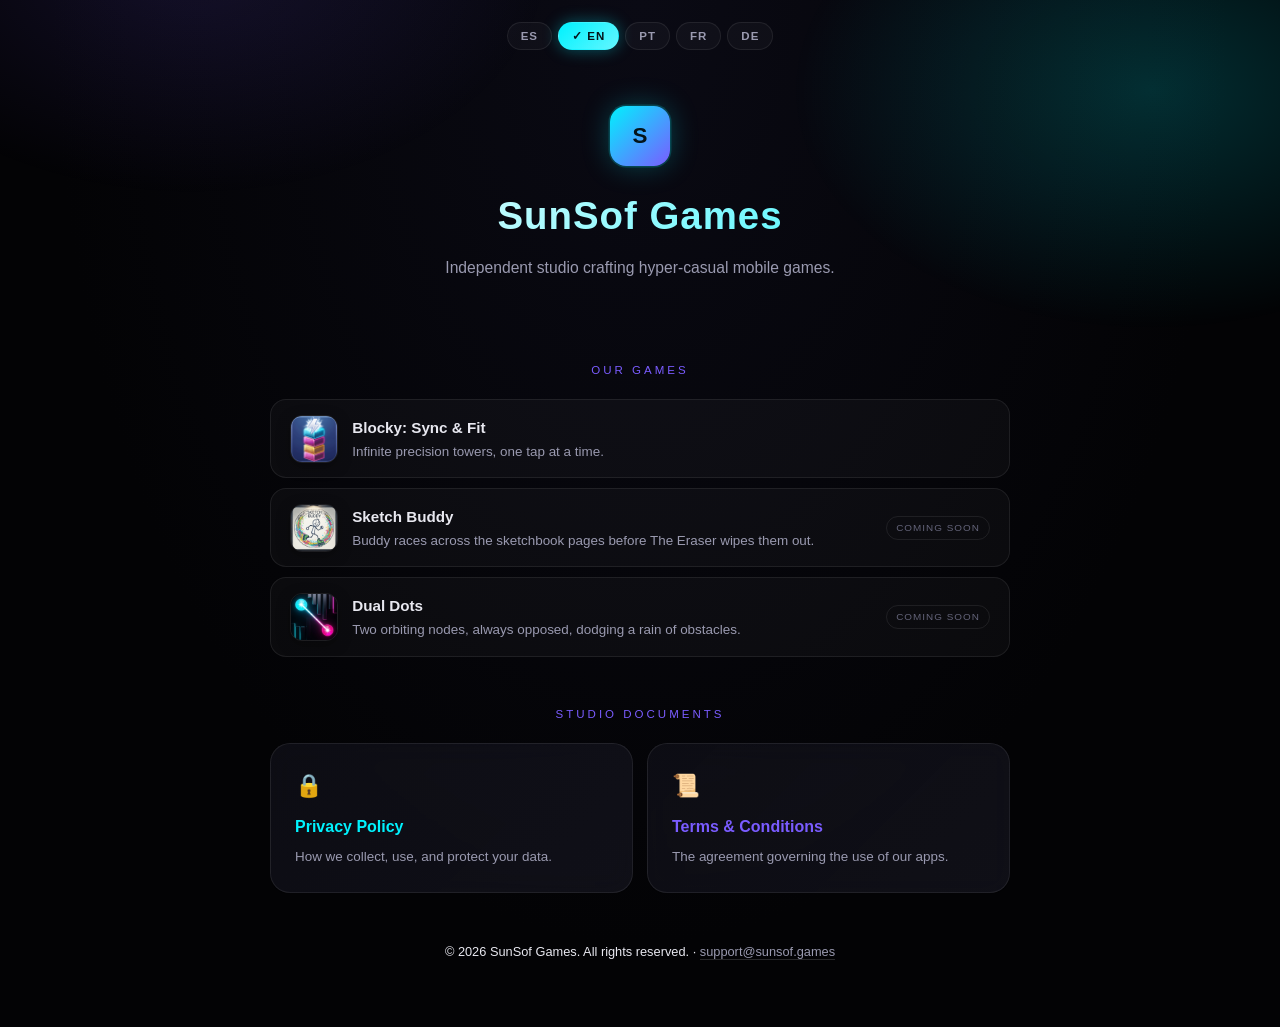
<file: index.html>
<!doctype html>
<!-- GENERADO por tools/build-legal.mjs — no editar a mano.
     Los juegos y sus descripciones viven en content/games.json. -->
<html lang="es">
  <head>
    <meta charset="utf-8" />
    <meta name="viewport" content="width=device-width, initial-scale=1" />
    <title>SunSof Games</title>
    <meta name="description" content="SunSof Games — independent mobile game studio. Games catalog and legal documents." />
    <link rel="icon" href="assets/icons/blocky-sync-fit.png" />
    <link rel="stylesheet" href="assets/legal.css" />
  </head>
  <body>
    <div class="lang-switch" id="langSwitch"></div>

    <div class="wrap">
      <header class="hero">
        <div class="brand-mark">S</div>
        <h1>SunSof Games</h1>
        <p class="subtitle" data-i18n="tagline"></p>
      </header>

      <section class="hub-section">
        <div class="section-label" data-i18n="gamesLabel"></div>
        <div class="game-list">
          <div class="game-card">
            <img class="game-icon" src="assets/icons/blocky-sync-fit.png" alt="" width="48" height="48" />
            <div class="game-meta">
              <h3>Blocky: Sync &amp; Fit</h3>
              <p data-i18n="game_blocky-sync-fit"></p>
            </div>
            
          </div>
          <div class="game-card">
            <img class="game-icon" src="assets/icons/sketch-buddy.png" alt="" width="48" height="48" />
            <div class="game-meta">
              <h3>Sketch Buddy</h3>
              <p data-i18n="game_sketch-buddy"></p>
            </div>
            <span class="game-soon" data-i18n="soon"></span>
          </div>
          <div class="game-card">
            <img class="game-icon" src="assets/icons/dual-dots.png" alt="" width="48" height="48" />
            <div class="game-meta">
              <h3>Dual Dots</h3>
              <p data-i18n="game_dual-dots"></p>
            </div>
            <span class="game-soon" data-i18n="soon"></span>
          </div>
        </div>
      </section>

      <section class="hub-section">
        <div class="section-label" data-i18n="legalLabel"></div>
        <div class="legal-grid">
          <a class="legal-card privacy" href="privacy-policy.html">
            <span class="icon">🔒</span>
            <h3 data-i18n="privacyTitle"></h3>
            <p data-i18n="privacyDesc"></p>
          </a>
          <a class="legal-card terms" href="terms-conditions.html">
            <span class="icon">📜</span>
            <h3 data-i18n="termsTitle"></h3>
            <p data-i18n="termsDesc"></p>
          </a>
        </div>
      </section>

      <footer class="site-footer">
        <p>
          © 2026 SunSof Games. <span data-i18n="rights"></span> ·
          <a href="mailto:support@sunsof.games">support@sunsof.games</a>
        </p>
      </footer>
    </div>

    <script>
      var I18N = {
            "es": {
                  "tagline": "Estudio independiente de videojuegos móviles hiper-casuales.",
                  "gamesLabel": "Nuestros juegos",
                  "soon": "Próximamente",
                  "legalLabel": "Documentos del estudio",
                  "privacyTitle": "Política de Privacidad",
                  "privacyDesc": "Cómo recopilamos, usamos y protegemos tus datos.",
                  "termsTitle": "Términos y Condiciones",
                  "termsDesc": "El acuerdo que rige el uso de nuestras aplicaciones.",
                  "rights": "Todos los derechos reservados.",
                  "game_blocky-sync-fit": "Torres infinitas de precisión, un toque a la vez.",
                  "game_sketch-buddy": "Buddy corre por las páginas del cuaderno antes de que El Borrador las borre.",
                  "game_dual-dots": "Dos nodos en órbita, siempre opuestos, esquivando la lluvia de obstáculos."
            },
            "en": {
                  "tagline": "Independent studio crafting hyper-casual mobile games.",
                  "gamesLabel": "Our games",
                  "soon": "Coming soon",
                  "legalLabel": "Studio documents",
                  "privacyTitle": "Privacy Policy",
                  "privacyDesc": "How we collect, use, and protect your data.",
                  "termsTitle": "Terms &amp; Conditions",
                  "termsDesc": "The agreement governing the use of our apps.",
                  "rights": "All rights reserved.",
                  "game_blocky-sync-fit": "Infinite precision towers, one tap at a time.",
                  "game_sketch-buddy": "Buddy races across the sketchbook pages before The Eraser wipes them out.",
                  "game_dual-dots": "Two orbiting nodes, always opposed, dodging a rain of obstacles."
            },
            "pt": {
                  "tagline": "Estúdio independente de jogos móveis hiper-casuais.",
                  "gamesLabel": "Nossos jogos",
                  "soon": "Em breve",
                  "legalLabel": "Documentos do estúdio",
                  "privacyTitle": "Política de Privacidade",
                  "privacyDesc": "Como coletamos, usamos e protegemos seus dados.",
                  "termsTitle": "Termos e Condições",
                  "termsDesc": "O acordo que rege o uso dos nossos aplicativos.",
                  "rights": "Todos os direitos reservados.",
                  "game_blocky-sync-fit": "Torres infinitas de precisão, um toque de cada vez.",
                  "game_sketch-buddy": "Buddy corre pelas páginas do caderno antes que A Borracha as apague.",
                  "game_dual-dots": "Dois nós em órbita, sempre opostos, desviando da chuva de obstáculos."
            },
            "fr": {
                  "tagline": "Studio indépendant de jeux mobiles hyper-casual.",
                  "gamesLabel": "Nos jeux",
                  "soon": "Bientôt disponible",
                  "legalLabel": "Documents du studio",
                  "privacyTitle": "Politique de Confidentialité",
                  "privacyDesc": "Comment nous collectons, utilisons et protégeons vos données.",
                  "termsTitle": "Conditions Générales",
                  "termsDesc": "L'accord régissant l'utilisation de nos applications.",
                  "rights": "Tous droits réservés.",
                  "game_blocky-sync-fit": "Tours infinies de précision, un tap à la fois.",
                  "game_sketch-buddy": "Buddy court sur les pages du carnet avant que La Gomme ne les efface.",
                  "game_dual-dots": "Deux nœuds en orbite, toujours opposés, esquivant une pluie d'obstacles."
            },
            "de": {
                  "tagline": "Unabhängiges Studio für Hyper-Casual-Mobile-Games.",
                  "gamesLabel": "Unsere Spiele",
                  "soon": "Demnächst",
                  "legalLabel": "Studio-Dokumente",
                  "privacyTitle": "Datenschutzrichtlinie",
                  "privacyDesc": "Wie wir deine Daten erheben, nutzen und schützen.",
                  "termsTitle": "Allgemeine Geschäftsbedingungen",
                  "termsDesc": "Die Vereinbarung zur Nutzung unserer Apps.",
                  "rights": "Alle Rechte vorbehalten.",
                  "game_blocky-sync-fit": "Unendliche Präzisionstürme, ein Tap nach dem anderen.",
                  "game_sketch-buddy": "Buddy rennt über die Seiten des Skizzenbuchs, bevor Der Radierer sie auslöscht.",
                  "game_dual-dots": "Zwei kreisende Knoten, stets gegenüber, im Ausweichen vor Hindernissen."
            }
      };

      var SUPPORTED = ["es","en","pt","fr","de"];
      var LABELS = {"es":"ES","en":"EN","pt":"PT","fr":"FR","de":"DE"};

      function detectLang() {
        var saved = localStorage.getItem("sunsof_lang");
        if (saved && SUPPORTED.indexOf(saved) !== -1) return saved;
        var nav = (navigator.language || "en").slice(0, 2).toLowerCase();
        return SUPPORTED.indexOf(nav) !== -1 ? nav : "en";
      }

      function applyLang(lang) {
        var d = I18N[lang] || I18N.en;
        document.documentElement.setAttribute("lang", lang);
        document.querySelectorAll("[data-i18n]").forEach(function (el) {
          var key = el.getAttribute("data-i18n");
          if (d[key] != null) el.innerHTML = d[key];
        });
        document.querySelectorAll("#langSwitch button").forEach(function (btn) {
          btn.classList.toggle("active", btn.dataset.lang === lang);
        });
        localStorage.setItem("sunsof_lang", lang);
      }

      var switchEl = document.getElementById("langSwitch");
      SUPPORTED.forEach(function (lang) {
        var btn = document.createElement("button");
        btn.type = "button";
        btn.dataset.lang = lang;
        btn.textContent = LABELS[lang];
        btn.addEventListener("click", function () { applyLang(lang); });
        switchEl.appendChild(btn);
      });

      applyLang(detectLang());
    </script>
  </body>
</html>
</file>
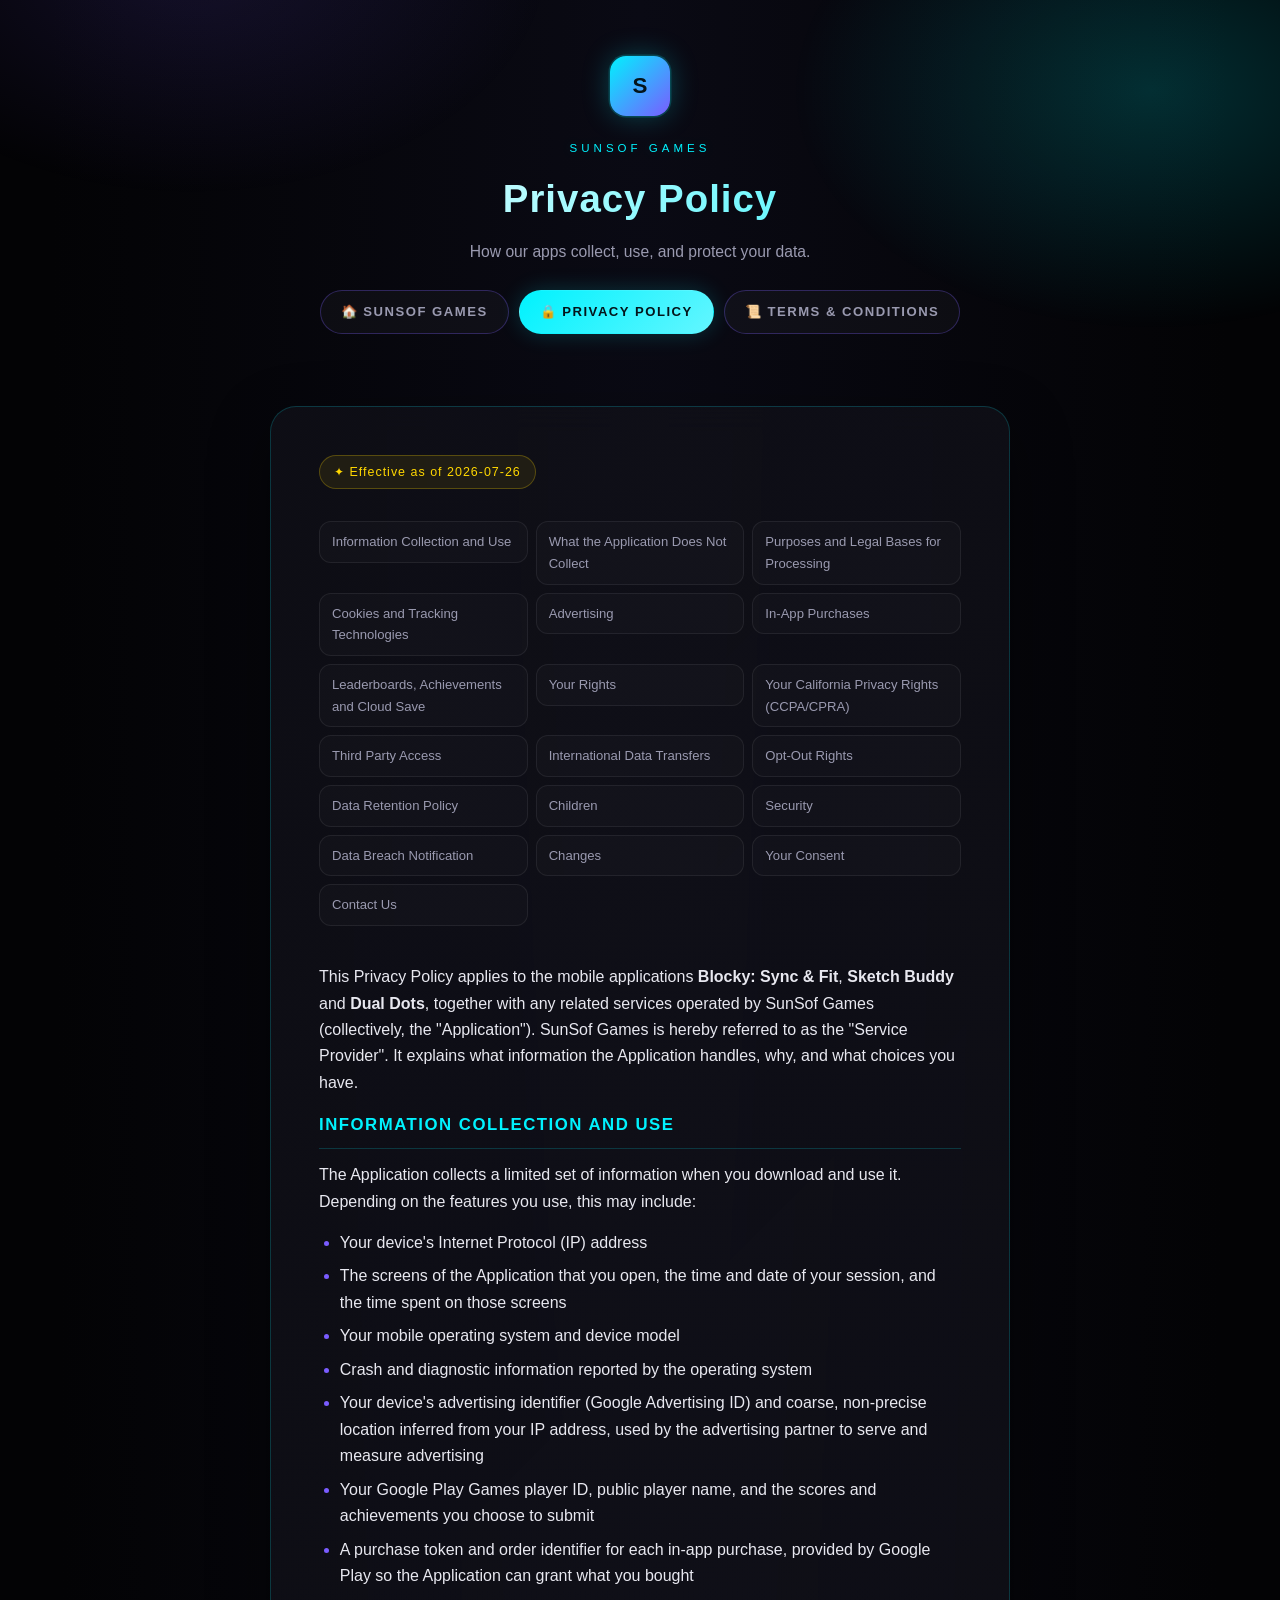
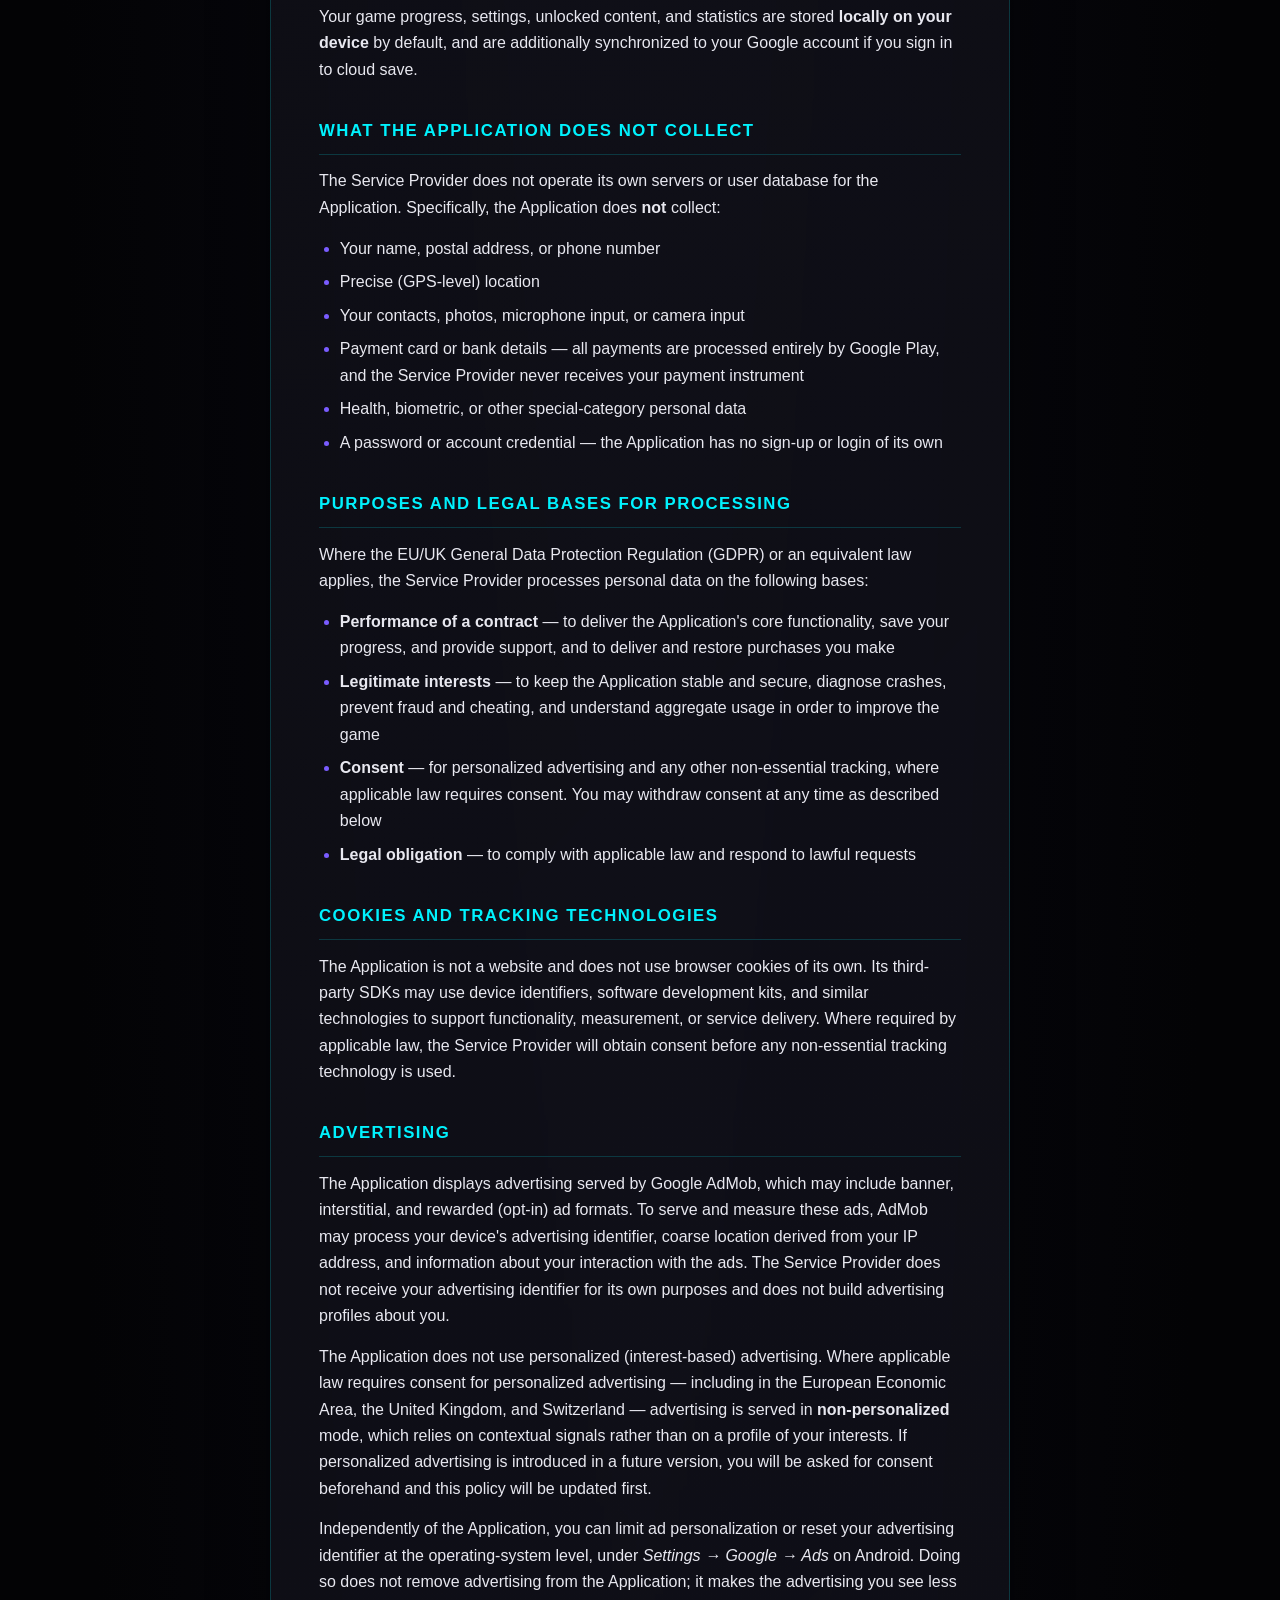
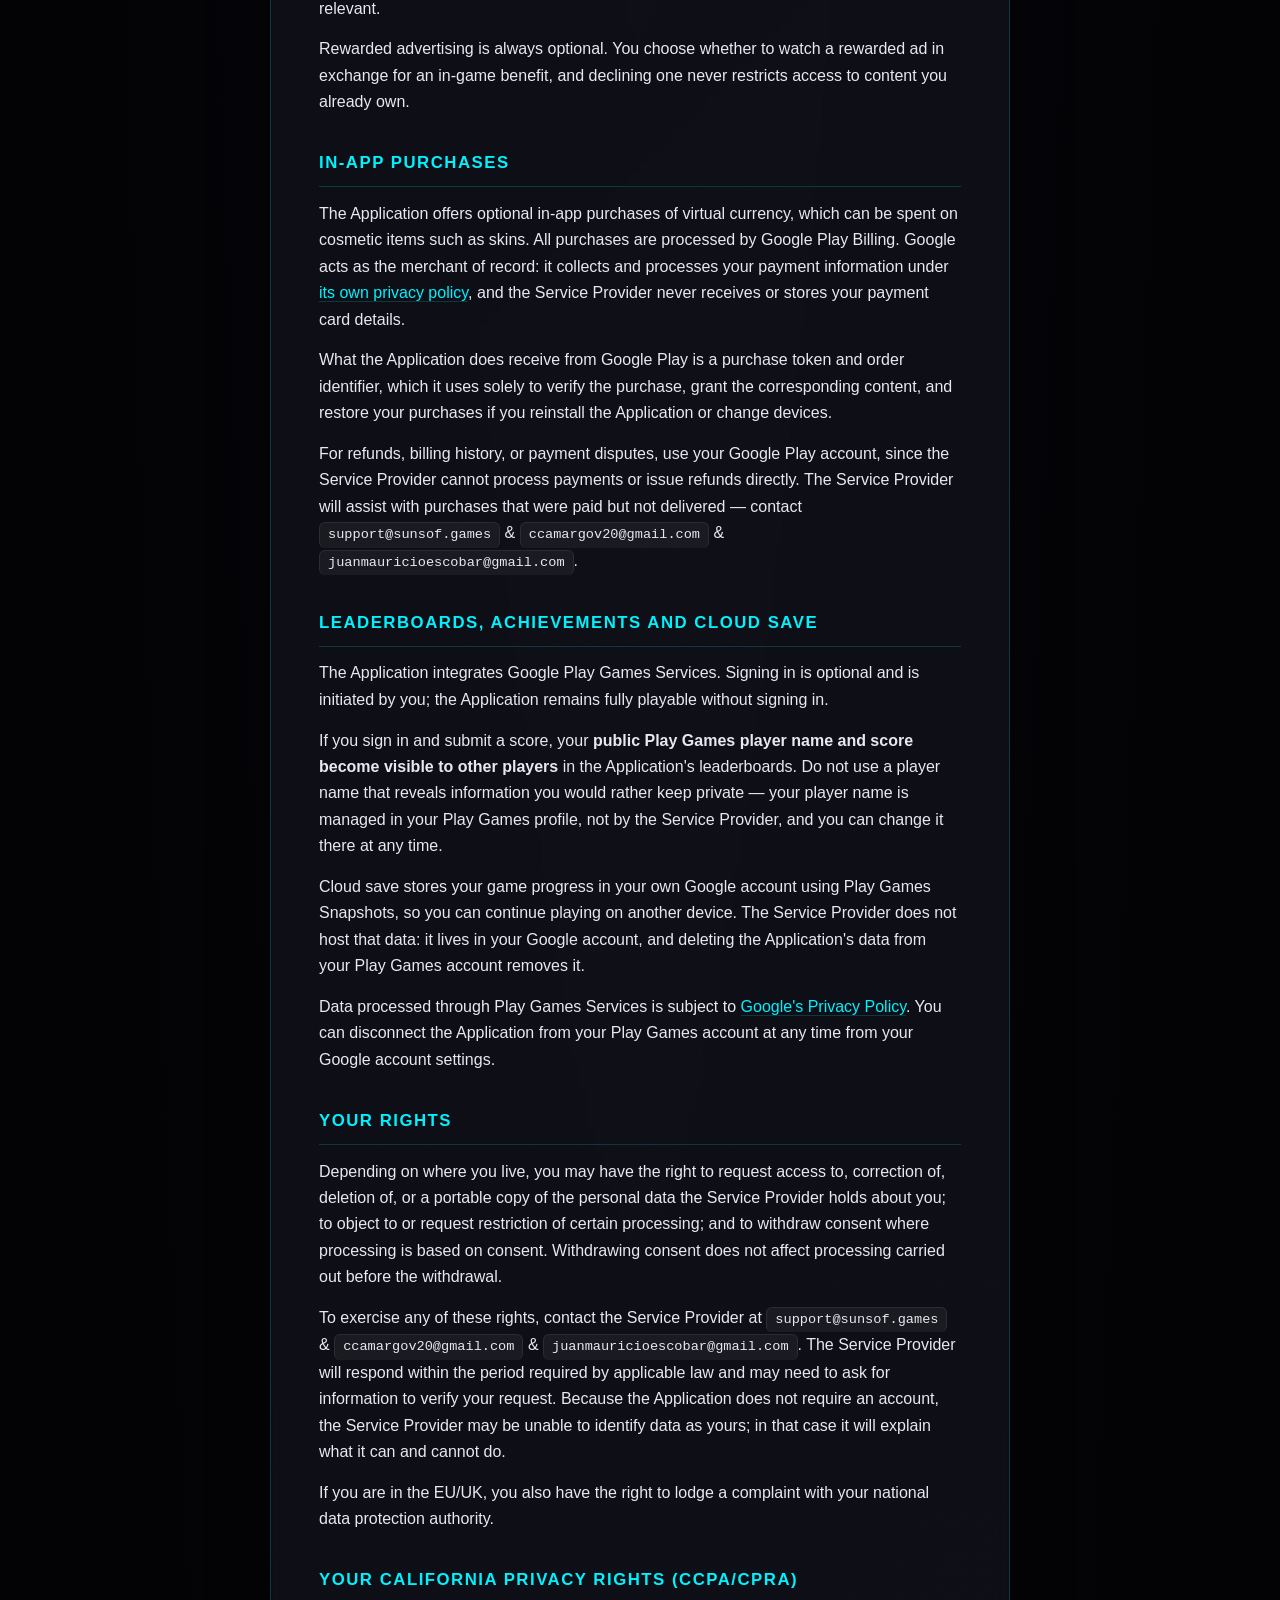
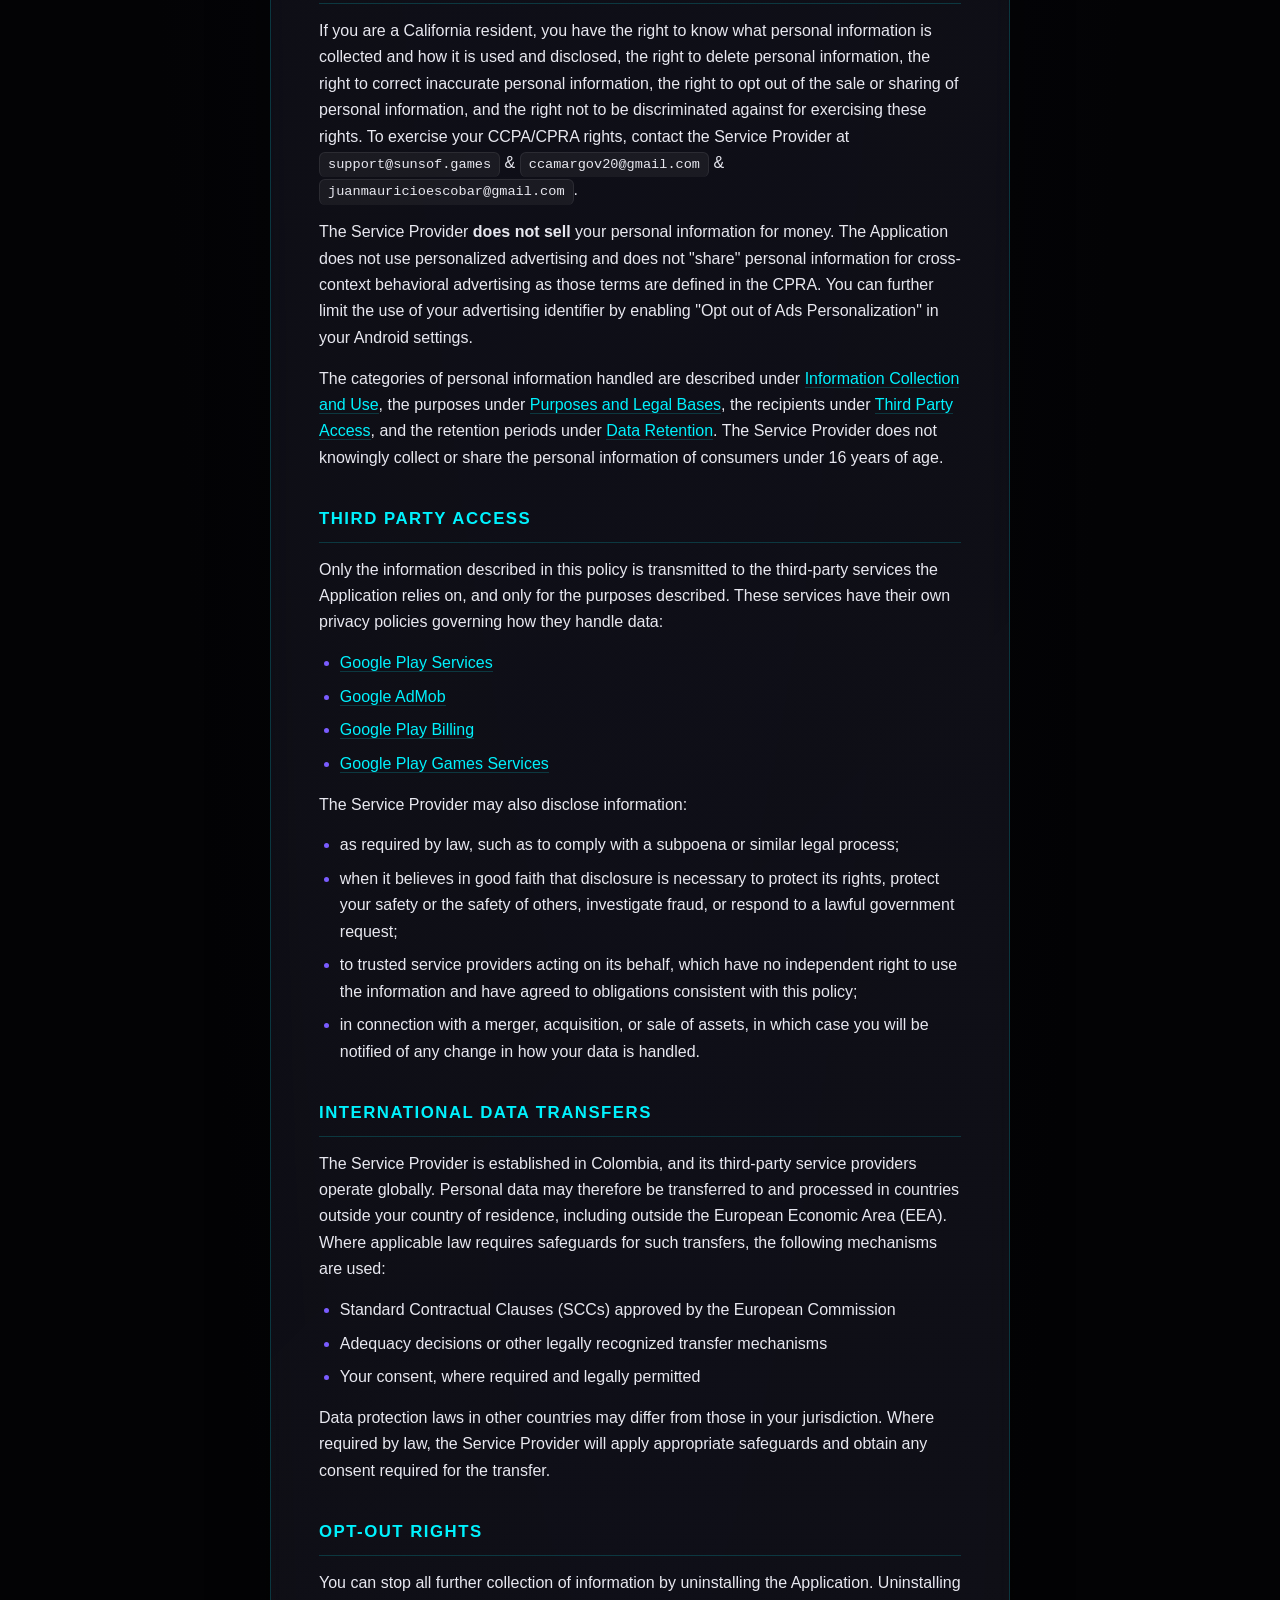
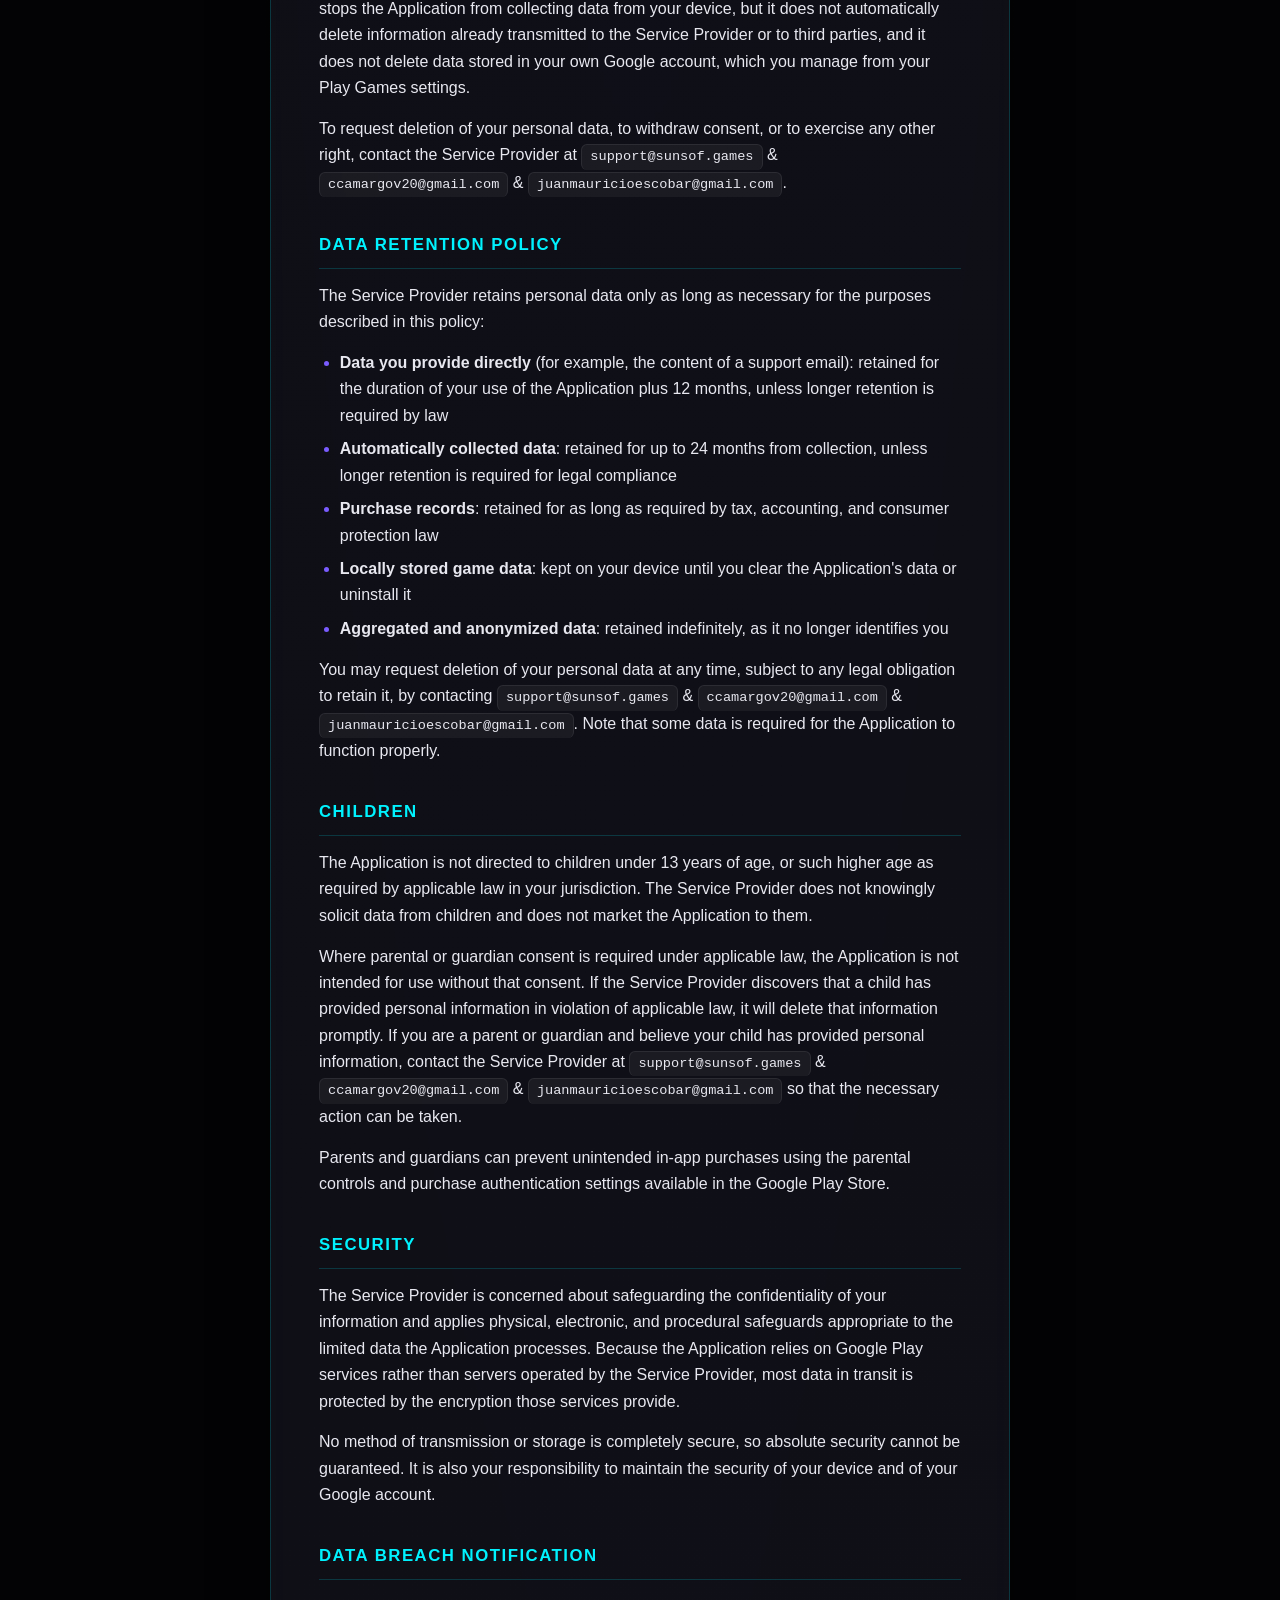
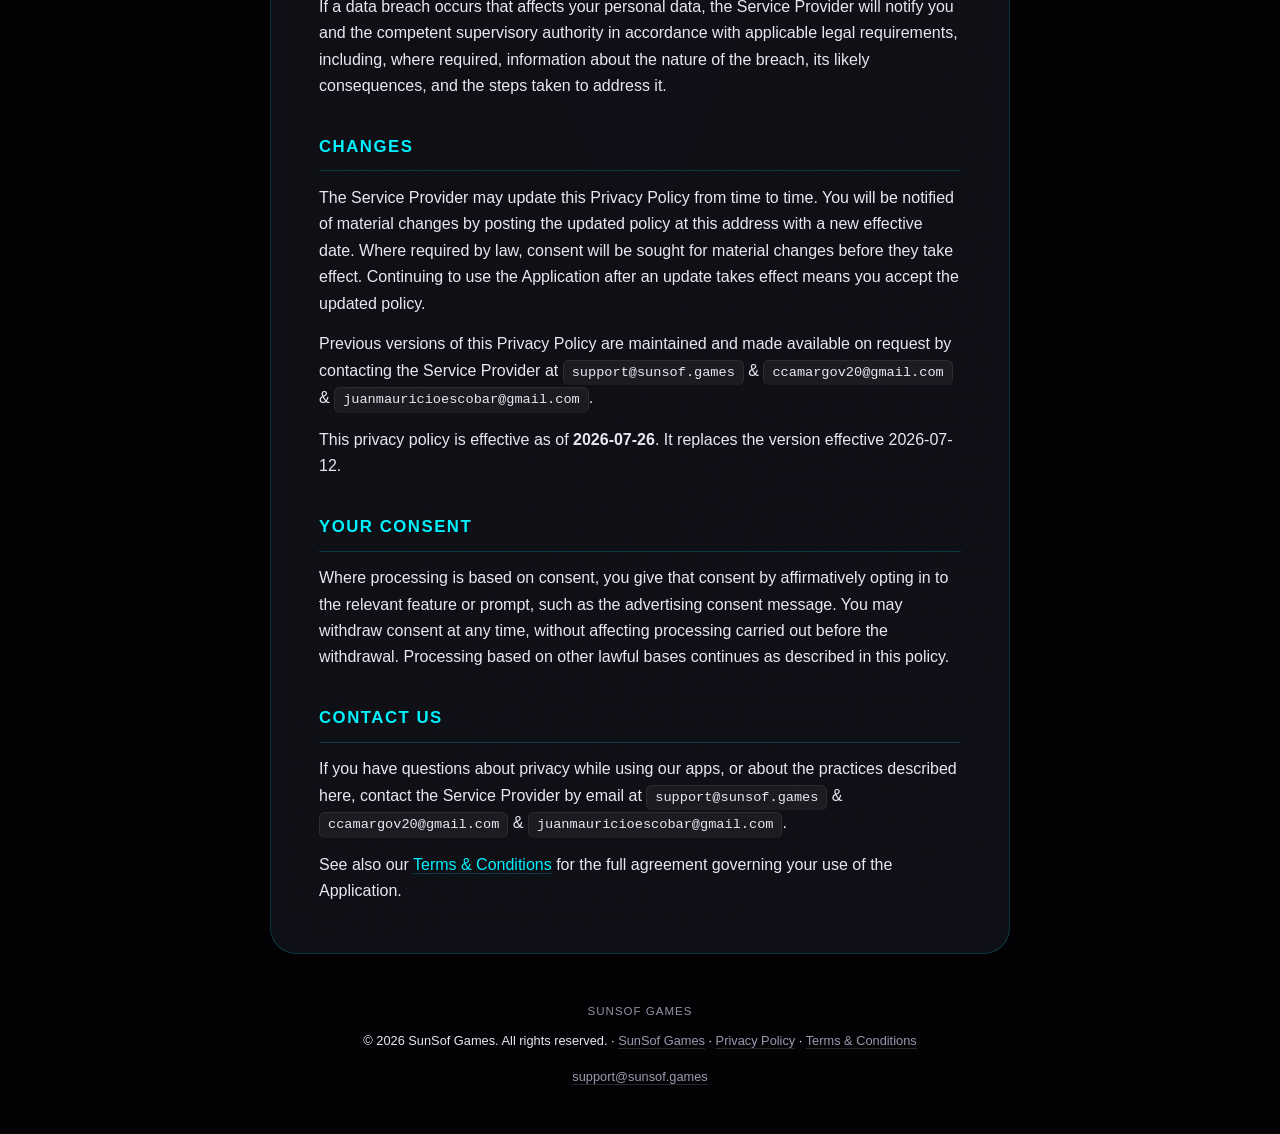
<file: privacy-policy.html>
<!doctype html>
<!-- GENERADO por tools/build-legal.mjs — no editar a mano.
     El texto vive en content/clauses.mjs y los datos en content/games.json. -->
<html lang="en">
  <head>
    <meta charset="utf-8" />
    <meta name="viewport" content="width=device-width, initial-scale=1" />
    <title>Privacy Policy — SunSof Games</title>
    <meta name="description" content="Privacy Policy covering all mobile games published by SunSof Games." />
    <meta name="robots" content="index, follow" />
    <link rel="icon" href="assets/icons/blocky-sync-fit.png" />
    <link rel="stylesheet" href="assets/legal.css" />
    <style>
      :root { --accent: #00f2fe; --accent-soft: rgba(0, 242, 254, 0.18); }
    </style>
  </head>
  <body id="top">
    <div class="wrap">
      <header class="hero">
        <div class="brand-mark">S</div>
        <span class="eyebrow">SunSof Games</span>
        <h1>Privacy Policy</h1>
        <p class="subtitle">How our apps collect, use, and protect your data.</p>
        
        <nav class="doc-switch" aria-label="Legal documents">
          <a href="index.html" class="inactive">🏠 SunSof Games</a>
          <a href="privacy-policy.html" class="active" aria-current="page">🔒 Privacy Policy</a>
          <a href="terms-conditions.html" class="inactive">📜 Terms &amp; Conditions</a>
        </nav>
      </header>

      <main class="card">
        <span class="updated-badge">✦ Effective as of 2026-07-26</span>

        <ul class="toc">
          <li><a href="#collection">Information Collection and Use</a></li>
          <li><a href="#not-collected">What the Application Does Not Collect</a></li>
          <li><a href="#purposes">Purposes and Legal Bases for Processing</a></li>
          <li><a href="#cookies">Cookies and Tracking Technologies</a></li>
          <li><a href="#advertising">Advertising</a></li>
          <li><a href="#purchases">In-App Purchases</a></li>
          <li><a href="#play-games">Leaderboards, Achievements and Cloud Save</a></li>
          <li><a href="#rights">Your Rights</a></li>
          <li><a href="#ccpa">Your California Privacy Rights (CCPA/CPRA)</a></li>
          <li><a href="#third-party">Third Party Access</a></li>
          <li><a href="#transfers">International Data Transfers</a></li>
          <li><a href="#opt-out">Opt-Out Rights</a></li>
          <li><a href="#retention">Data Retention Policy</a></li>
          <li><a href="#children">Children</a></li>
          <li><a href="#security">Security</a></li>
          <li><a href="#breach">Data Breach Notification</a></li>
          <li><a href="#changes">Changes</a></li>
          <li><a href="#consent">Your Consent</a></li>
          <li><a href="#contact">Contact Us</a></li>
        </ul>

        <p>
        This Privacy Policy applies to the mobile applications <strong>Blocky: Sync &amp; Fit</strong>, <strong>Sketch Buddy</strong> and <strong>Dual Dots</strong>, together with any related services operated by
        SunSof Games (collectively, the "Application"). SunSof Games is
        hereby referred to as the "Service Provider". It explains what information
        the Application handles, why, and what choices you have.
        </p>

        <section id="collection">
          <h2>Information Collection and Use</h2>
          <p>
          The Application collects a limited set of information when you download
          and use it. Depending on the features you use, this may include:
          </p>
          <ul>
          <li>Your device's Internet Protocol (IP) address</li>
          <li>
          The screens of the Application that you open, the time and date of your
          session, and the time spent on those screens
          </li>
          <li>Your mobile operating system and device model</li>
          <li>Crash and diagnostic information reported by the operating system</li>
          <li>
          Your device's advertising identifier (Google Advertising ID) and
          coarse, non-precise location inferred from your IP address, used
          by the advertising partner to serve and measure advertising
          </li>
          <li>
          Your Google Play Games player ID, public player name, and the
          scores and achievements you choose to submit
          </li>
          <li>
          A purchase token and order identifier for each in-app purchase,
          provided by Google Play so the Application can grant what you
          bought
          </li>
          </ul>
          <p>
          Your game progress, settings, unlocked content, and statistics are stored
          <strong>locally on your device</strong> by default, and are additionally synchronized to your Google account if you sign in to cloud save.
          </p>
        </section>

        <section id="not-collected">
          <h2>What the Application Does Not Collect</h2>
          <p>
          The Service Provider does not operate its own servers or user database
          for the Application. Specifically, the Application does
          <strong>not</strong> collect:
          </p>
          <ul>
          <li>Your name, postal address, or phone number</li>
          <li>Precise (GPS-level) location</li>
          <li>Your contacts, photos, microphone input, or camera input</li>
          <li>Payment card or bank details — all payments are processed entirely by Google Play, and the Service Provider never receives your payment instrument</li>
          <li>Health, biometric, or other special-category personal data</li>
          <li>A password or account credential — the Application has no sign-up or login of its own</li>
          </ul>
        </section>

        <section id="purposes">
          <h2>Purposes and Legal Bases for Processing</h2>
          <p>
          Where the EU/UK General Data Protection Regulation (GDPR) or an
          equivalent law applies, the Service Provider processes personal data on
          the following bases:
          </p>
          <ul>
          <li>
          <strong>Performance of a contract</strong> — to deliver the
          Application's core functionality, save your progress, and provide
          support, and to deliver and restore purchases you make
          </li>
          <li>
          <strong>Legitimate interests</strong> — to keep the Application stable
          and secure, diagnose crashes, prevent fraud and cheating, and
          understand aggregate usage in order to improve the game
          </li>
          <li>
          <strong>Consent</strong> — for personalized advertising and any other
          non-essential tracking, where applicable law requires consent. You may
          withdraw consent at any time as described below
          </li>
          <li>
          <strong>Legal obligation</strong> — to comply with applicable law and
          respond to lawful requests
          </li>
          </ul>
        </section>

        <section id="cookies">
          <h2>Cookies and Tracking Technologies</h2>
          <p>
          The Application is not a website and does not use browser cookies of its
          own. Its third-party SDKs may use device identifiers, software
          development kits, and similar technologies to support functionality,
          measurement, or service delivery. Where required by applicable law, the
          Service Provider will obtain consent before any non-essential tracking
          technology is used.
          </p>
        </section>

        <section id="advertising">
          <h2>Advertising</h2>
          <p>
          The Application displays advertising served by Google AdMob, which may
          include banner, interstitial, and rewarded (opt-in) ad formats. To
          serve and measure these ads, AdMob may process your device's
          advertising identifier, coarse location derived from your IP address,
          and information about your interaction with the ads. The Service
          Provider does not receive your advertising identifier for its own
          purposes and does not build advertising profiles about you.
          </p>
          <p>
          The Application does not use personalized (interest-based)
          advertising. Where applicable law requires consent for
          personalized advertising — including in the European Economic
          Area, the United Kingdom, and Switzerland — advertising is
          served in <strong>non-personalized</strong> mode, which relies on
          contextual signals rather than on a profile of your interests.
          If personalized advertising is introduced in a future version,
          you will be asked for consent beforehand and this policy will be
          updated first.
          </p>
          <p>
          Independently of the Application, you can limit ad personalization or
          reset your advertising identifier at the operating-system level, under
          <em>Settings → Google → Ads</em> on Android. Doing so does not remove
          advertising from the Application; it makes the advertising you see less
          relevant.
          </p>
          <p>
          Rewarded advertising is always optional. You choose whether to watch a
          rewarded ad in exchange for an in-game benefit, and declining one never
          restricts access to content you already own.
          </p>
        </section>

        <section id="purchases">
          <h2>In-App Purchases</h2>
          <p>
          The Application offers optional in-app purchases of virtual currency,
          which can be spent on cosmetic items such as skins. All purchases are
          processed by Google Play Billing. Google acts as the merchant of
          record: it collects and processes your payment information under
          <a href="https://policies.google.com/privacy" target="_blank" rel="noopener noreferrer">its own privacy policy</a>,
          and the Service Provider never receives or stores your payment card
          details.
          </p>
          <p>
          What the Application does receive from Google Play is a purchase token
          and order identifier, which it uses solely to verify the purchase,
          grant the corresponding content, and restore your purchases if you
          reinstall the Application or change devices.
          </p>
          <p>
          For refunds, billing history, or payment disputes, use your Google Play
          account, since the Service Provider cannot process payments or issue
          refunds directly. The Service Provider will assist with purchases that
          were paid but not delivered — contact <span class="contact-chip">support@sunsof.games</span> &amp; <span class="contact-chip">ccamargov20@gmail.com</span> &amp; <span class="contact-chip">juanmauricioescobar@gmail.com</span>.
          </p>
        </section>

        <section id="play-games">
          <h2>Leaderboards, Achievements and Cloud Save</h2>
          <p>
          The Application integrates Google Play Games Services. Signing in is
          optional and is initiated by you; the Application remains fully
          playable without signing in.
          </p>
          <p>
          If you sign in and submit a score, your <strong>public Play
          Games player name and score become visible to other
          players</strong> in the Application's leaderboards. Do not use a
          player name that reveals information you would rather keep
          private — your player name is managed in your Play Games
          profile, not by the Service Provider, and you can change it
          there at any time.
          </p>
          <p>
          Cloud save stores your game progress in your own Google account
          using Play Games Snapshots, so you can continue playing on
          another device. The Service Provider does not host that data:
          it lives in your Google account, and deleting the Application's
          data from your Play Games account removes it.
          </p>
          <p>
          Data processed through Play Games Services is subject to
          <a href="https://policies.google.com/privacy" target="_blank" rel="noopener noreferrer">Google's Privacy Policy</a>.
          You can disconnect the Application from your Play Games account at any
          time from your Google account settings.
          </p>
        </section>

        <section id="rights">
          <h2>Your Rights</h2>
          <p>
          Depending on where you live, you may have the right to request access to,
          correction of, deletion of, or a portable copy of the personal data the
          Service Provider holds about you; to object to or request restriction of
          certain processing; and to withdraw consent where processing is based on
          consent. Withdrawing consent does not affect processing carried out before
          the withdrawal.
          </p>
          <p>
          To exercise any of these rights, contact the Service Provider at
          <span class="contact-chip">support@sunsof.games</span> &amp; <span class="contact-chip">ccamargov20@gmail.com</span> &amp; <span class="contact-chip">juanmauricioescobar@gmail.com</span>. The Service Provider will respond within the period required
          by applicable law and may need to ask for information to verify your
          request. Because the Application does not require an account, the Service
          Provider may be unable to identify data as yours; in that case it will
          explain what it can and cannot do.
          </p>
          <p>
          If you are in the EU/UK, you also have the right to lodge a complaint
          with your national data protection authority.
          </p>
        </section>

        <section id="ccpa">
          <h2>Your California Privacy Rights (CCPA/CPRA)</h2>
          <p>
          If you are a California resident, you have the right to know what personal
          information is collected and how it is used and disclosed, the right to
          delete personal information, the right to correct inaccurate personal
          information, the right to opt out of the sale or sharing of personal
          information, and the right not to be discriminated against for exercising
          these rights. To exercise your CCPA/CPRA rights, contact the Service
          Provider at <span class="contact-chip">support@sunsof.games</span> &amp; <span class="contact-chip">ccamargov20@gmail.com</span> &amp; <span class="contact-chip">juanmauricioescobar@gmail.com</span>.
          </p>
          <p>
          The Service Provider <strong>does not sell</strong> your personal
          information for money. The Application does not use personalized advertising and does
          not "share" personal information for cross-context behavioral
          advertising as those terms are defined in the CPRA. You can
          further limit the use of your advertising identifier by enabling
          "Opt out of Ads Personalization" in your Android settings.
          </p>
          <p>
          The categories of personal information handled are described under
          <a href="#collection">Information Collection and Use</a>, the purposes
          under <a href="#purposes">Purposes and Legal Bases</a>, the recipients
          under <a href="#third-party">Third Party Access</a>, and the retention
          periods under <a href="#retention">Data Retention</a>. The Service
          Provider does not knowingly collect or share the personal information of
          consumers under 16 years of age.
          </p>
        </section>

        <section id="third-party">
          <h2>Third Party Access</h2>
          <p>
          Only the information described in this policy is transmitted to the
          third-party services the Application relies on, and only for the purposes
          described. These services have their own privacy policies governing how
          they handle data:
          </p>
          <ul><li><a href="https://www.google.com/policies/privacy/" target="_blank" rel="noopener noreferrer">Google Play Services</a></li>
          <li><a href="https://policies.google.com/technologies/partner-sites" target="_blank" rel="noopener noreferrer">Google AdMob</a></li>
          <li><a href="https://policies.google.com/privacy" target="_blank" rel="noopener noreferrer">Google Play Billing</a></li>
          <li><a href="https://policies.google.com/privacy" target="_blank" rel="noopener noreferrer">Google Play Games Services</a></li></ul>
          <p>
          The Service Provider may also disclose information:
          </p>
          <ul>
          <li>
          as required by law, such as to comply with a subpoena or similar legal
          process;
          </li>
          <li>
          when it believes in good faith that disclosure is necessary to protect
          its rights, protect your safety or the safety of others, investigate
          fraud, or respond to a lawful government request;
          </li>
          <li>
          to trusted service providers acting on its behalf, which have no
          independent right to use the information and have agreed to obligations
          consistent with this policy;
          </li>
          <li>
          in connection with a merger, acquisition, or sale of assets, in which
          case you will be notified of any change in how your data is handled.
          </li>
          </ul>
        </section>

        <section id="transfers">
          <h2>International Data Transfers</h2>
          <p>
          The Service Provider is established in Colombia, and
          its third-party service providers operate globally. Personal data may
          therefore be transferred to and processed in countries outside your
          country of residence, including outside the European Economic Area
          (EEA). Where applicable law requires safeguards for such transfers, the
          following mechanisms are used:
          </p>
          <ul>
          <li>Standard Contractual Clauses (SCCs) approved by the European Commission</li>
          <li>Adequacy decisions or other legally recognized transfer mechanisms</li>
          <li>Your consent, where required and legally permitted</li>
          </ul>
          <p>
          Data protection laws in other countries may differ from those in your
          jurisdiction. Where required by law, the Service Provider will apply
          appropriate safeguards and obtain any consent required for the transfer.
          </p>
        </section>

        <section id="opt-out">
          <h2>Opt-Out Rights</h2>
          <p>
          You can stop all further collection of information by uninstalling the
          Application. Uninstalling stops the Application from collecting data from
          your device, but it does not automatically delete information already
          transmitted to the Service Provider or to third parties, and it does not
          delete data stored in your own Google account, which you manage from your Play Games settings.
          </p>
          <p>
          To request deletion of your personal data, to withdraw consent, or to
          exercise any other right, contact the Service Provider at <span class="contact-chip">support@sunsof.games</span> &amp; <span class="contact-chip">ccamargov20@gmail.com</span> &amp; <span class="contact-chip">juanmauricioescobar@gmail.com</span>.
          </p>
        </section>

        <section id="retention">
          <h2>Data Retention Policy</h2>
          <p>
          The Service Provider retains personal data only as long as necessary for
          the purposes described in this policy:
          </p>
          <ul>
          <li>
          <strong>Data you provide directly</strong> (for example, the content of
          a support email): retained for the duration of your use of the
          Application plus 12 months, unless longer retention is required by law
          </li>
          <li>
          <strong>Automatically collected data</strong>: retained for up to 24
          months from collection, unless longer retention is required for legal
          compliance
          </li>
          <li>
          <strong>Purchase records</strong>: retained for as long as
          required by tax, accounting, and consumer protection law
          </li>
          <li>
          <strong>Locally stored game data</strong>: kept on your device until you
          clear the Application's data or uninstall it
          </li>
          <li>
          <strong>Aggregated and anonymized data</strong>: retained indefinitely,
          as it no longer identifies you
          </li>
          </ul>
          <p>
          You may request deletion of your personal data at any time, subject to any
          legal obligation to retain it, by contacting <span class="contact-chip">support@sunsof.games</span> &amp; <span class="contact-chip">ccamargov20@gmail.com</span> &amp; <span class="contact-chip">juanmauricioescobar@gmail.com</span>. Note that some
          data is required for the Application to function properly.
          </p>
        </section>

        <section id="children">
          <h2>Children</h2>
          <p>
          The Application is not directed to children under 13 years of age, or such
          higher age as required by applicable law in your jurisdiction. The Service
          Provider does not knowingly solicit data from children and does not market
          the Application to them.
          </p>
          <p>
          Where parental or guardian consent is required under applicable law, the
          Application is not intended for use without that consent. If the Service
          Provider discovers that a child has provided personal information in
          violation of applicable law, it will delete that information promptly. If
          you are a parent or guardian and believe your child has provided personal
          information, contact the Service Provider at <span class="contact-chip">support@sunsof.games</span> &amp; <span class="contact-chip">ccamargov20@gmail.com</span> &amp; <span class="contact-chip">juanmauricioescobar@gmail.com</span> so that the
          necessary action can be taken.
          </p>
          <p>
          Parents and guardians can prevent unintended in-app purchases using
          the parental controls and purchase authentication settings available
          in the Google Play Store.
          </p>
        </section>

        <section id="security">
          <h2>Security</h2>
          <p>
          The Service Provider is concerned about safeguarding the confidentiality
          of your information and applies physical, electronic, and procedural
          safeguards appropriate to the limited data the Application processes.
          Because the Application relies on Google Play services rather than
          servers operated by the Service Provider, most data in transit is
          protected by the encryption those services provide.
          </p>
          <p>
          No method of transmission or storage is completely secure, so absolute
          security cannot be guaranteed. It is also your responsibility to maintain
          the security of your device and of your Google account.
          </p>
        </section>

        <section id="breach">
          <h2>Data Breach Notification</h2>
          <p>
          If a data breach occurs that affects your personal data, the Service
          Provider will notify you and the competent supervisory authority in
          accordance with applicable legal requirements, including, where required,
          information about the nature of the breach, its likely consequences, and
          the steps taken to address it.
          </p>
        </section>

        <section id="changes">
          <h2>Changes</h2>
          <p>
          The Service Provider may update this Privacy Policy from time to time. You
          will be notified of material changes by posting the updated policy at this
          address with a new effective date. Where required by law, consent will be
          sought for material changes before they take effect. Continuing to use the
          Application after an update takes effect means you accept the updated
          policy.
          </p>
          <p>
          Previous versions of this Privacy Policy are maintained and made available
          on request by contacting the Service Provider at <span class="contact-chip">support@sunsof.games</span> &amp; <span class="contact-chip">ccamargov20@gmail.com</span> &amp; <span class="contact-chip">juanmauricioescobar@gmail.com</span>.
          </p>
          <p>
          This privacy policy is effective as of
          <strong>2026-07-26</strong>. It replaces the version effective 2026-07-12.
          </p>
        </section>

        <section id="consent">
          <h2>Your Consent</h2>
          <p>
          Where processing is based on consent, you give that consent by
          affirmatively opting in to the relevant feature or prompt, such as the advertising consent message. You may withdraw consent at any time, without affecting processing
          carried out before the withdrawal. Processing based on other lawful bases
          continues as described in this policy.
          </p>
        </section>

        <section id="contact">
          <h2>Contact Us</h2>
          <p>
          If you have questions about privacy while using our apps, or about the
          practices described here, contact the Service Provider by email at
          <span class="contact-chip">support@sunsof.games</span> &amp; <span class="contact-chip">ccamargov20@gmail.com</span> &amp; <span class="contact-chip">juanmauricioescobar@gmail.com</span>.
          </p>
          <p>
          See also our <a href="terms-conditions.html">Terms &amp; Conditions</a> for the
          full agreement governing your use of the Application.
          </p>
        </section>
      </main>

      <footer class="site-footer">
        <div class="brand">SunSof Games</div>
        <p>
          © 2026 SunSof Games. All rights reserved. ·
          <a href="index.html">SunSof Games</a> ·
          <a href="privacy-policy.html">Privacy Policy</a> ·
          <a href="terms-conditions.html">Terms &amp; Conditions</a>
        </p>
        <p><a href="mailto:support@sunsof.games">support@sunsof.games</a></p>
      </footer>
    </div>

    <a class="back-to-top" href="#top" aria-label="Back to top">↑</a>
  </body>
</html>
</file>
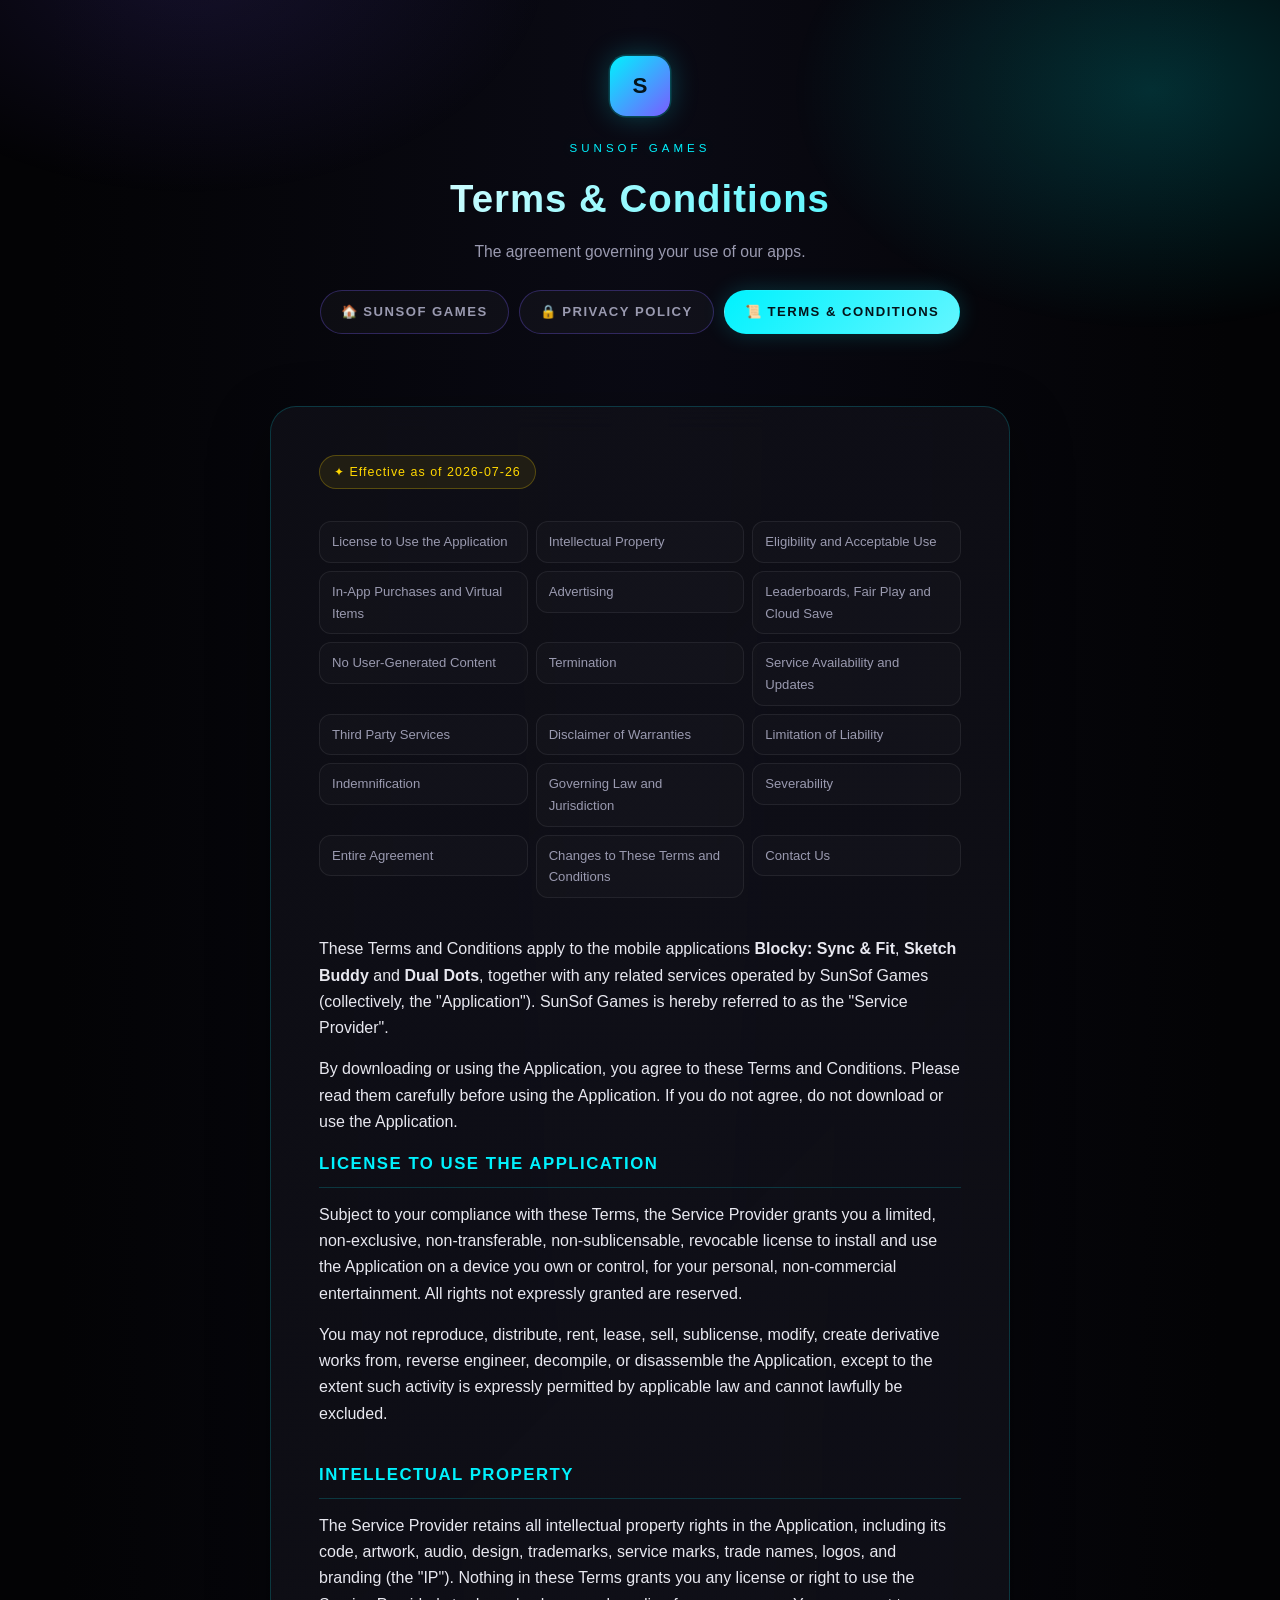
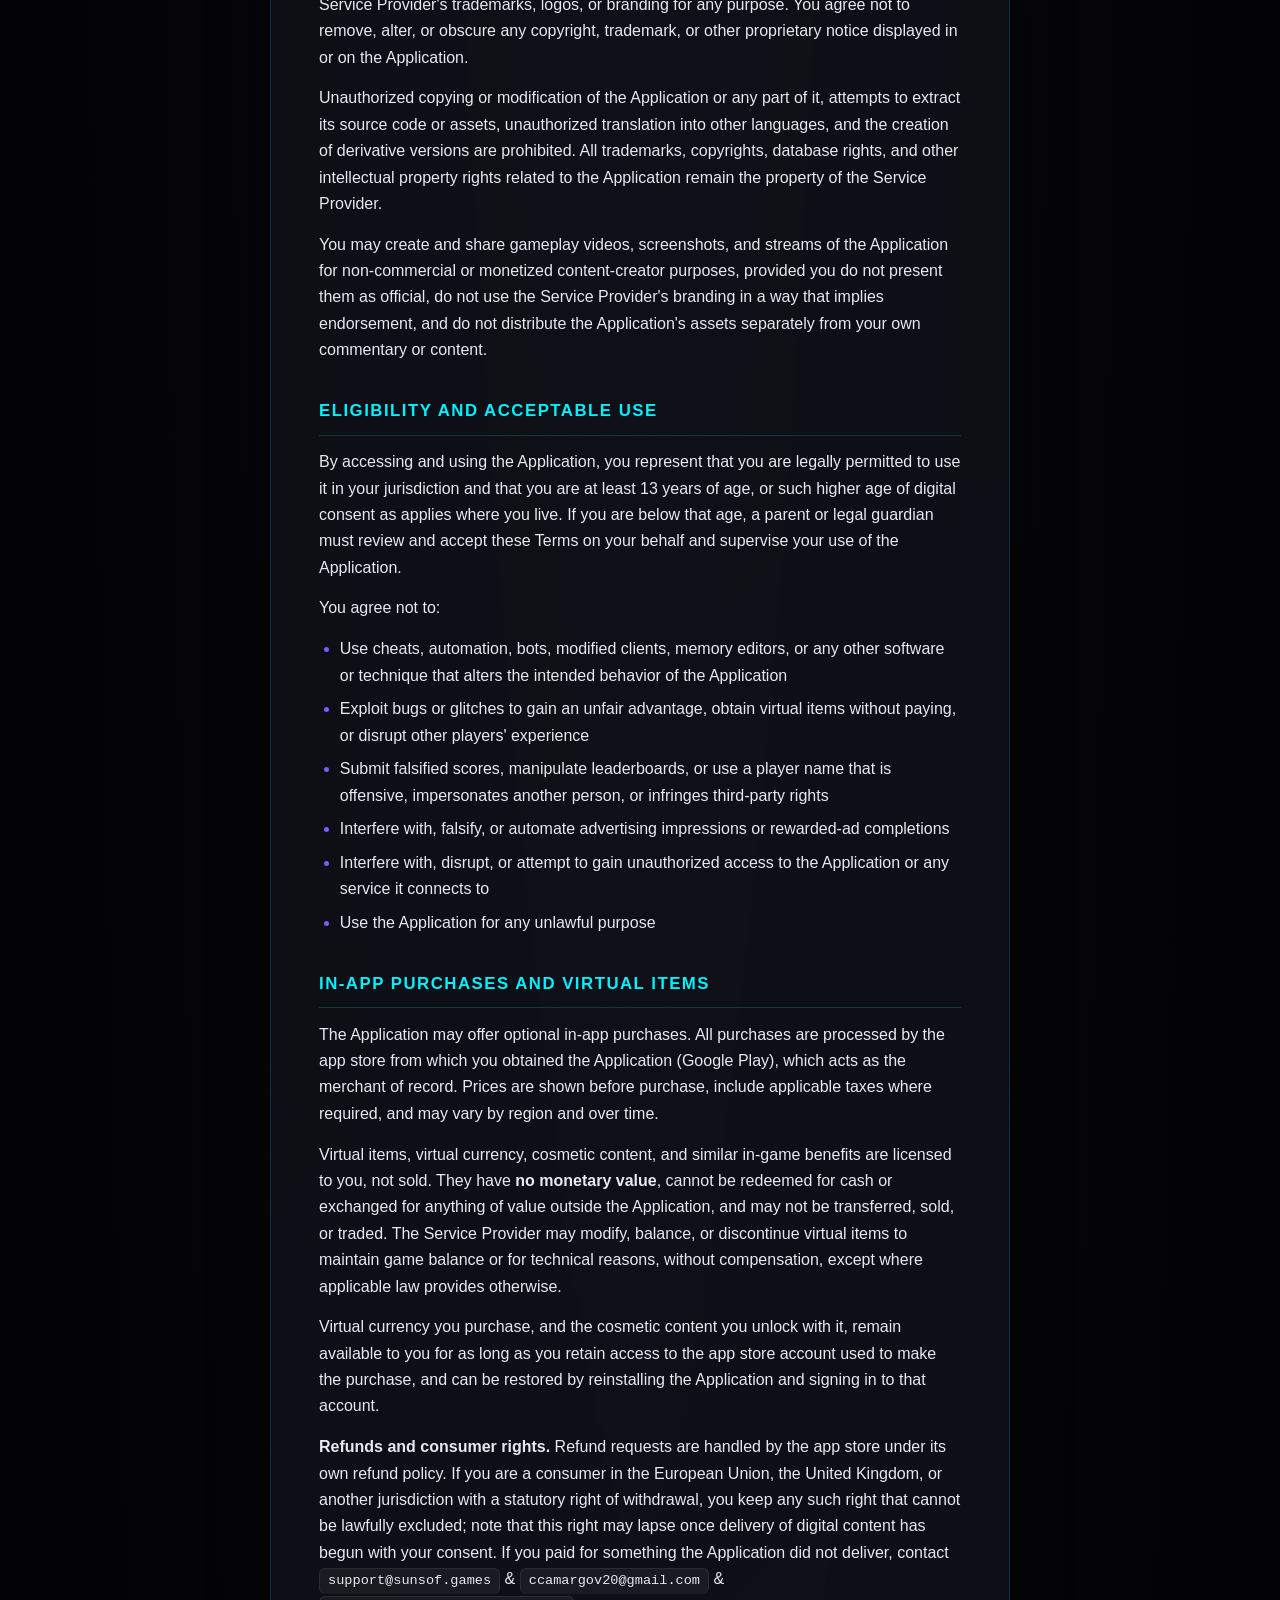
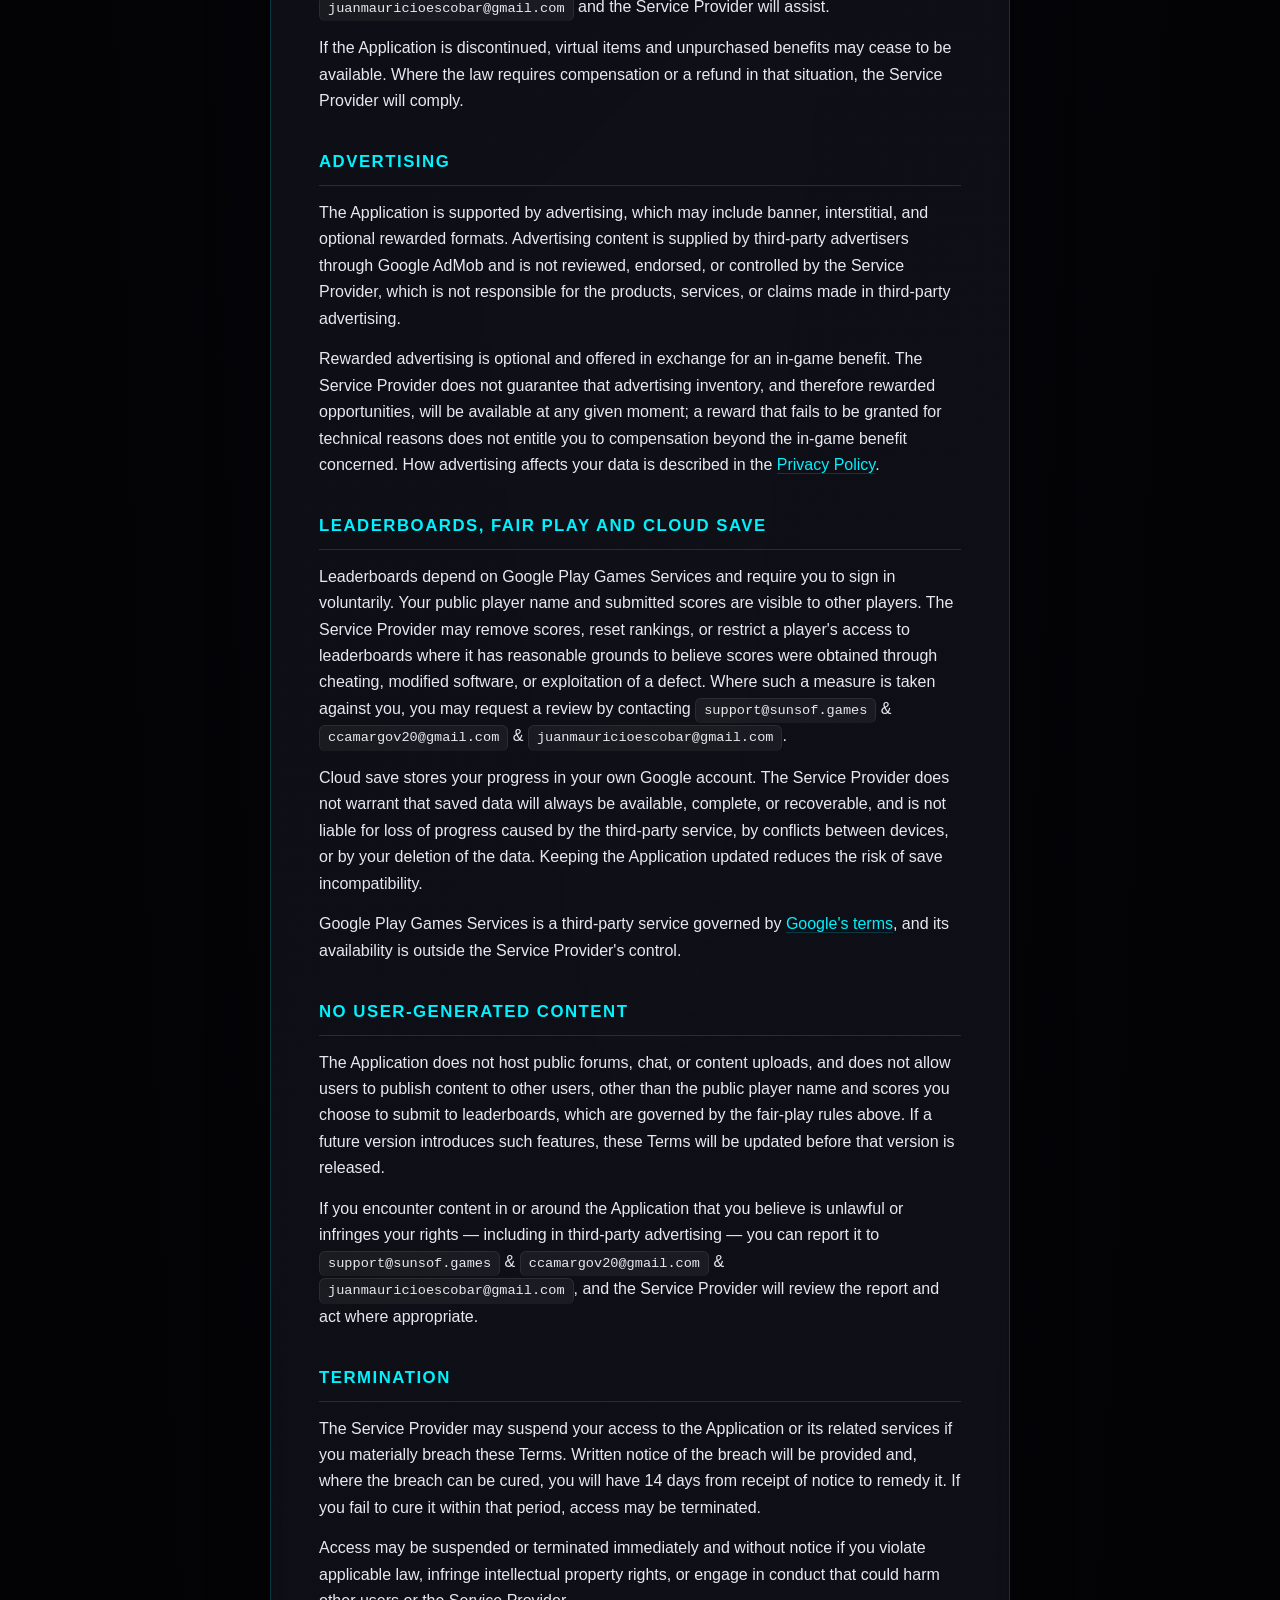
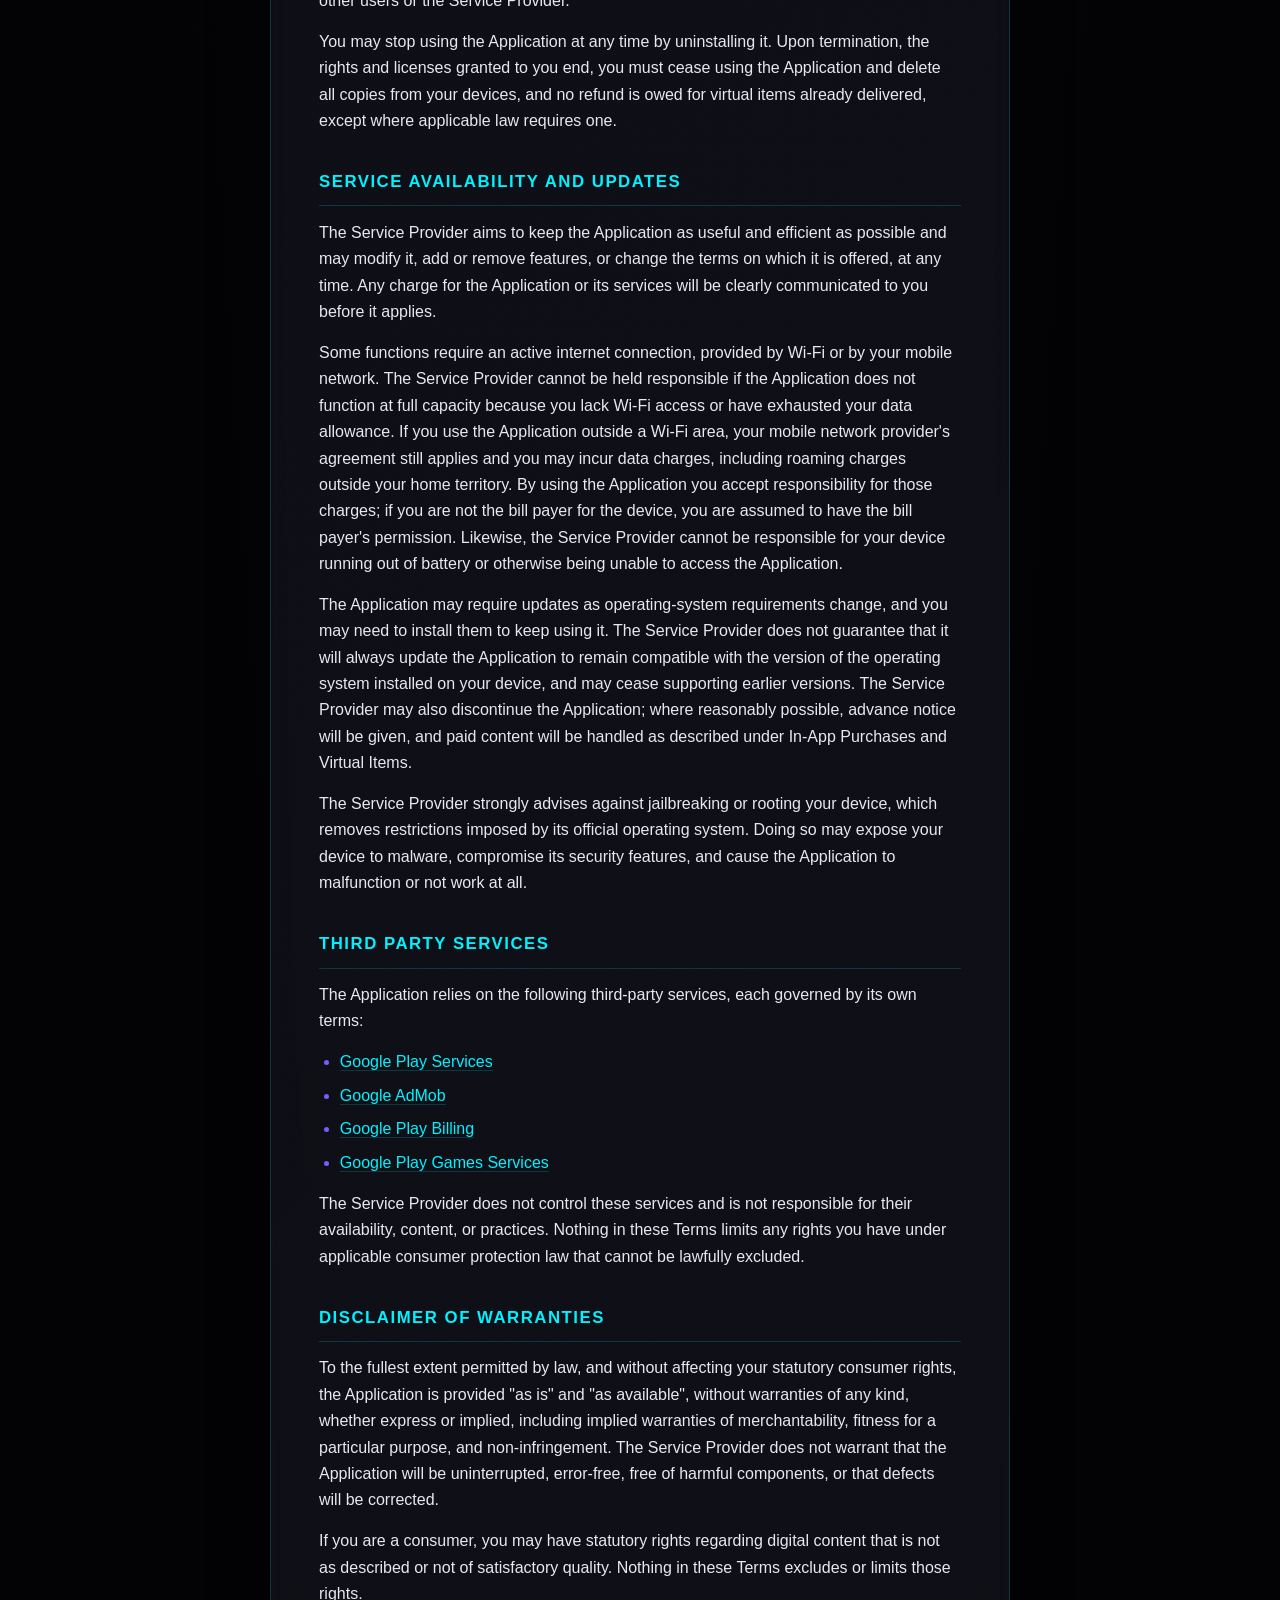
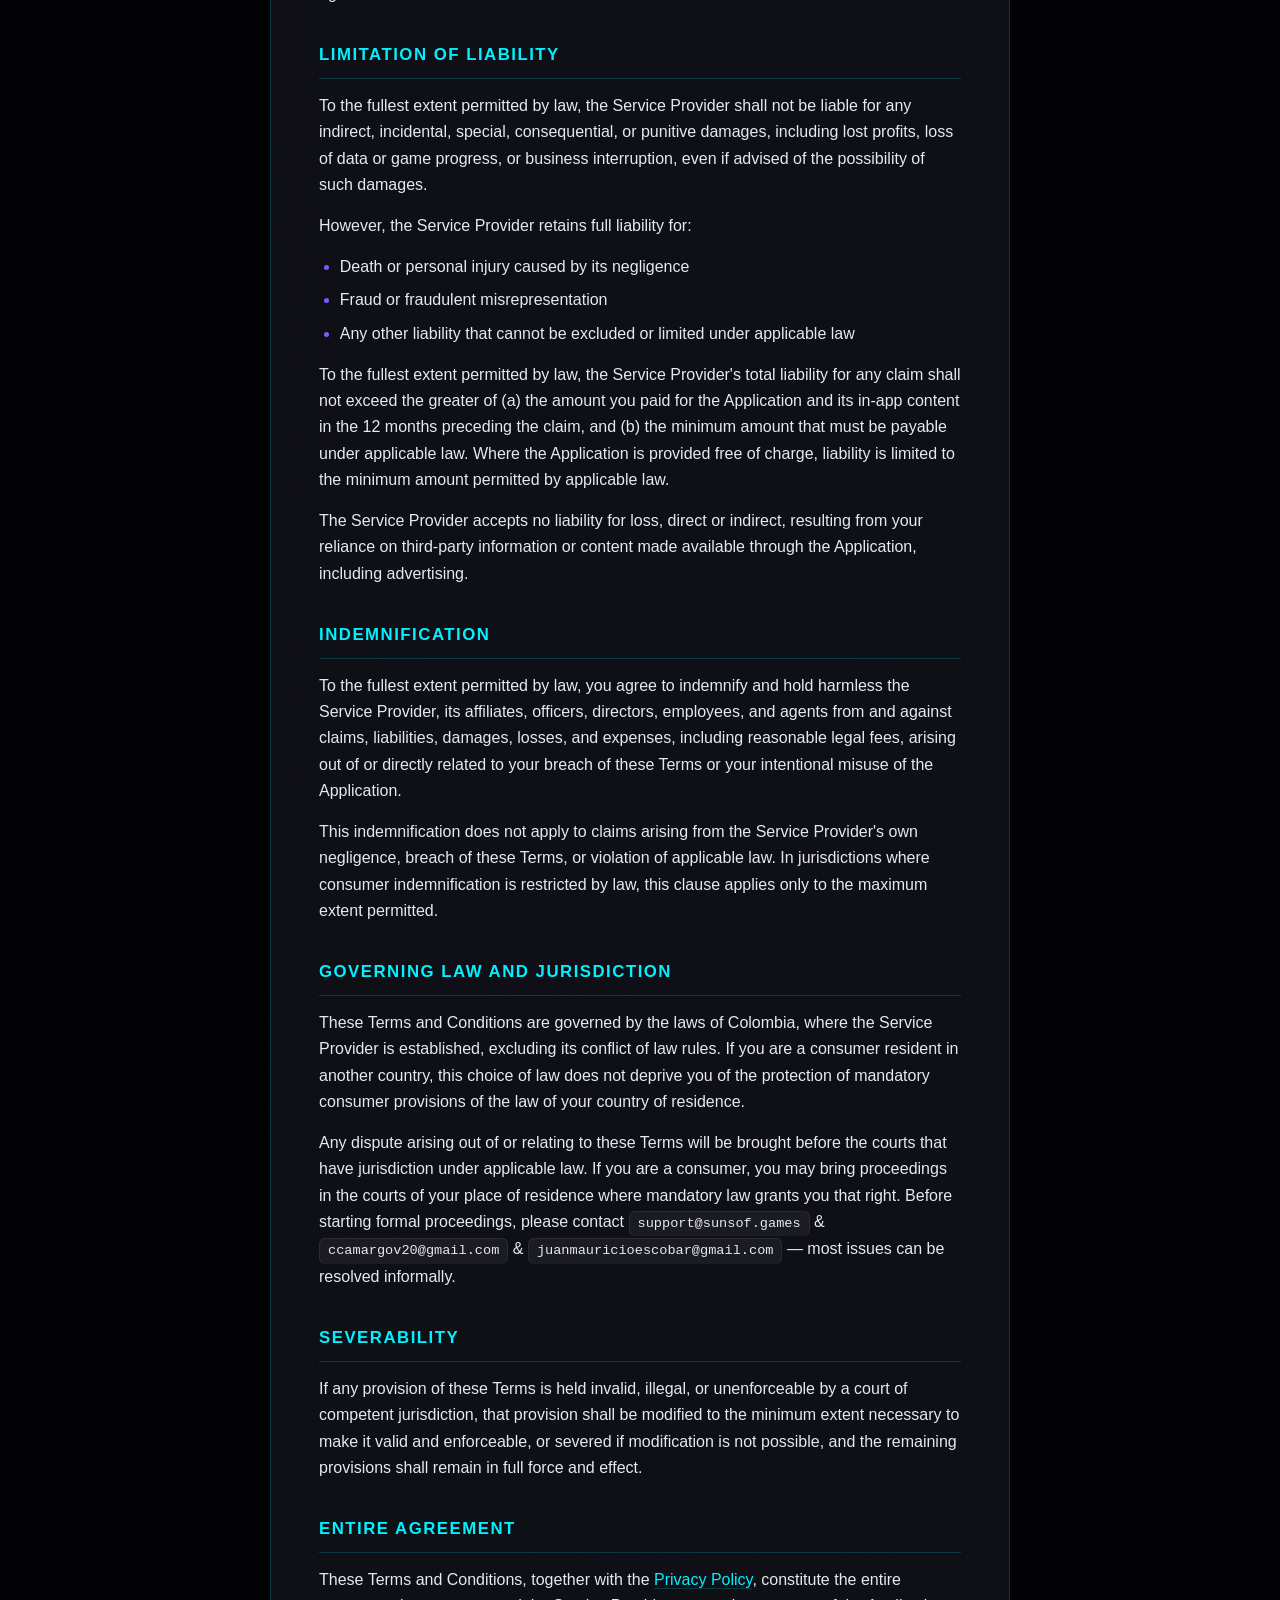
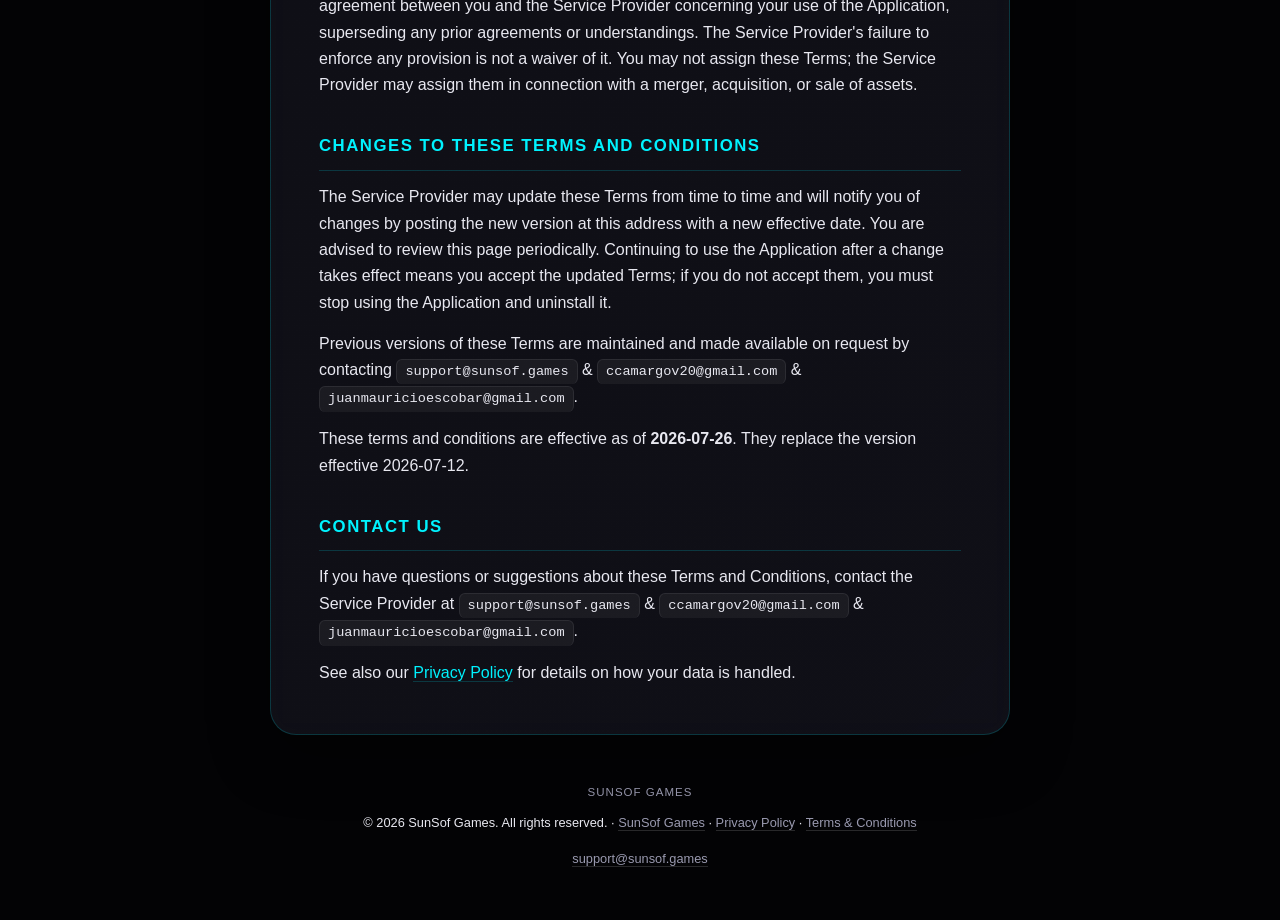
<file: terms-conditions.html>
<!doctype html>
<!-- GENERADO por tools/build-legal.mjs — no editar a mano.
     El texto vive en content/clauses.mjs y los datos en content/games.json. -->
<html lang="en">
  <head>
    <meta charset="utf-8" />
    <meta name="viewport" content="width=device-width, initial-scale=1" />
    <title>Terms &amp; Conditions — SunSof Games</title>
    <meta name="description" content="Terms and Conditions covering all mobile games published by SunSof Games." />
    <meta name="robots" content="index, follow" />
    <link rel="icon" href="assets/icons/blocky-sync-fit.png" />
    <link rel="stylesheet" href="assets/legal.css" />
    <style>
      :root { --accent: #00f2fe; --accent-soft: rgba(0, 242, 254, 0.18); }
    </style>
  </head>
  <body id="top">
    <div class="wrap">
      <header class="hero">
        <div class="brand-mark">S</div>
        <span class="eyebrow">SunSof Games</span>
        <h1>Terms &amp; Conditions</h1>
        <p class="subtitle">The agreement governing your use of our apps.</p>
        
        <nav class="doc-switch" aria-label="Legal documents">
          <a href="index.html" class="inactive">🏠 SunSof Games</a>
          <a href="privacy-policy.html" class="inactive">🔒 Privacy Policy</a>
          <a href="terms-conditions.html" class="active" aria-current="page">📜 Terms &amp; Conditions</a>
        </nav>
      </header>

      <main class="card">
        <span class="updated-badge">✦ Effective as of 2026-07-26</span>

        <ul class="toc">
          <li><a href="#license">License to Use the Application</a></li>
          <li><a href="#ip">Intellectual Property</a></li>
          <li><a href="#eligibility">Eligibility and Acceptable Use</a></li>
          <li><a href="#purchases">In-App Purchases and Virtual Items</a></li>
          <li><a href="#advertising">Advertising</a></li>
          <li><a href="#play-games">Leaderboards, Fair Play and Cloud Save</a></li>
          <li><a href="#no-ugc">No User-Generated Content</a></li>
          <li><a href="#termination">Termination</a></li>
          <li><a href="#service-changes">Service Availability and Updates</a></li>
          <li><a href="#third-party">Third Party Services</a></li>
          <li><a href="#warranties">Disclaimer of Warranties</a></li>
          <li><a href="#liability">Limitation of Liability</a></li>
          <li><a href="#indemnification">Indemnification</a></li>
          <li><a href="#law">Governing Law and Jurisdiction</a></li>
          <li><a href="#severability">Severability</a></li>
          <li><a href="#entire-agreement">Entire Agreement</a></li>
          <li><a href="#changes">Changes to These Terms and Conditions</a></li>
          <li><a href="#contact">Contact Us</a></li>
        </ul>

        <p>
        These Terms and Conditions apply to the mobile applications <strong>Blocky: Sync &amp; Fit</strong>, <strong>Sketch Buddy</strong> and <strong>Dual Dots</strong>, together with any related services operated by
        SunSof Games (collectively, the "Application"). SunSof Games is
        hereby referred to as the "Service Provider".
        </p>
        <p>
        By downloading or using the Application, you agree to these Terms and
        Conditions. Please read them carefully before using the Application. If you
        do not agree, do not download or use the Application.
        </p>

        <section id="license">
          <h2>License to Use the Application</h2>
          <p>
          Subject to your compliance with these Terms, the Service Provider grants
          you a limited, non-exclusive, non-transferable, non-sublicensable,
          revocable license to install and use the Application on a device you own
          or control, for your personal, non-commercial entertainment. All rights
          not expressly granted are reserved.
          </p>
          <p>
          You may not reproduce, distribute, rent, lease, sell, sublicense, modify,
          create derivative works from, reverse engineer, decompile, or disassemble
          the Application, except to the extent such activity is expressly permitted
          by applicable law and cannot lawfully be excluded.
          </p>
        </section>

        <section id="ip">
          <h2>Intellectual Property</h2>
          <p>
          The Service Provider retains all intellectual property rights in the
          Application, including its code, artwork, audio, design, trademarks,
          service marks, trade names, logos, and branding (the "IP"). Nothing in
          these Terms grants you any license or right to use the Service Provider's
          trademarks, logos, or branding for any purpose. You agree not to remove,
          alter, or obscure any copyright, trademark, or other proprietary notice
          displayed in or on the Application.
          </p>
          <p>
          Unauthorized copying or modification of the Application or any part of it,
          attempts to extract its source code or assets, unauthorized translation
          into other languages, and the creation of derivative versions are
          prohibited. All trademarks, copyrights, database rights, and other
          intellectual property rights related to the Application remain the
          property of the Service Provider.
          </p>
          <p>
          You may create and share gameplay videos, screenshots, and streams of the
          Application for non-commercial or monetized content-creator purposes,
          provided you do not present them as official, do not use the Service
          Provider's branding in a way that implies endorsement, and do not
          distribute the Application's assets separately from your own commentary or
          content.
          </p>
        </section>

        <section id="eligibility">
          <h2>Eligibility and Acceptable Use</h2>
          <p>
          By accessing and using the Application, you represent that you are legally
          permitted to use it in your jurisdiction and that you are at least 13 years
          of age, or such higher age of digital consent as applies where you live. If
          you are below that age, a parent or legal guardian must review and accept
          these Terms on your behalf and supervise your use of the Application.
          </p>
          <p>You agree not to:</p>
          <ul>
          <li>
          Use cheats, automation, bots, modified clients, memory editors, or any
          other software or technique that alters the intended behavior of the
          Application
          </li>
          <li>
          Exploit bugs or glitches to gain an unfair advantage, obtain virtual items without paying, or disrupt other players' experience
          </li>
          <li>
          Submit falsified scores, manipulate leaderboards, or use a player
          name that is offensive, impersonates another person, or infringes
          third-party rights
          </li>
          <li>
          Interfere with, falsify, or automate advertising impressions or
          rewarded-ad completions
          </li>
          <li>
          Interfere with, disrupt, or attempt to gain unauthorized access to the
          Application or any service it connects to
          </li>
          <li>Use the Application for any unlawful purpose</li>
          </ul>
        </section>

        <section id="purchases">
          <h2>In-App Purchases and Virtual Items</h2>
          <p>
          The Application may offer optional in-app purchases. All purchases are
          processed by the app store from which you obtained the Application
          (Google Play), which acts as the merchant of record. Prices are shown
          before purchase, include applicable taxes where required, and may vary
          by region and over time.
          </p>
          <p>
          Virtual items, virtual currency, cosmetic content, and similar in-game
          benefits are licensed to you, not sold. They have
          <strong>no monetary value</strong>, cannot be redeemed for cash or
          exchanged for anything of value outside the Application, and may not be
          transferred, sold, or traded. The Service Provider may modify, balance,
          or discontinue virtual items to maintain game balance or for technical
          reasons, without compensation, except where applicable law provides
          otherwise.
          </p>
          <p>
          Virtual currency you purchase, and the cosmetic content you unlock with
          it, remain available to you for as long as you retain access to the app
          store account used to make the purchase, and can be restored by
          reinstalling the Application and signing in to that account.
          </p>
          <p>
          <strong>Refunds and consumer rights.</strong> Refund requests are handled
          by the app store under its own refund policy. If you are a consumer in
          the European Union, the United Kingdom, or another jurisdiction with a
          statutory right of withdrawal, you keep any such right that cannot be
          lawfully excluded; note that this right may lapse once delivery of
          digital content has begun with your consent. If you paid for something
          the Application did not deliver, contact <span class="contact-chip">support@sunsof.games</span> &amp; <span class="contact-chip">ccamargov20@gmail.com</span> &amp; <span class="contact-chip">juanmauricioescobar@gmail.com</span> and the Service
          Provider will assist.
          </p>
          <p>
          If the Application is discontinued, virtual items and unpurchased
          benefits may cease to be available. Where the law requires
          compensation or a refund in that situation, the Service Provider will
          comply.
          </p>
        </section>

        <section id="advertising">
          <h2>Advertising</h2>
          <p>
          The Application is supported by advertising, which may include banner,
          interstitial, and optional rewarded formats. Advertising content is
          supplied by third-party advertisers through Google AdMob and is not
          reviewed, endorsed, or controlled by the Service Provider, which is not
          responsible for the products, services, or claims made in third-party
          advertising.
          </p>
          <p>
          Rewarded advertising is optional and offered in exchange for an in-game
          benefit. The Service Provider does not guarantee that advertising
          inventory, and therefore rewarded opportunities, will be available at
          any given moment; a reward that fails to be granted for technical
          reasons does not entitle you to compensation beyond the in-game benefit
          concerned. How advertising affects your data is described in the
          <a href="privacy-policy.html">Privacy Policy</a>.
          </p>
        </section>

        <section id="play-games">
          <h2>Leaderboards, Fair Play and Cloud Save</h2>
          <p>
          Leaderboards depend on Google Play Games Services and require you
          to sign in voluntarily. Your public player name and submitted
          scores are visible to other players. The Service Provider may
          remove scores, reset rankings, or restrict a player's access to
          leaderboards where it has reasonable grounds to believe scores
          were obtained through cheating, modified software, or exploitation
          of a defect. Where such a measure is taken against you, you may
          request a review by contacting <span class="contact-chip">support@sunsof.games</span> &amp; <span class="contact-chip">ccamargov20@gmail.com</span> &amp; <span class="contact-chip">juanmauricioescobar@gmail.com</span>.
          </p>
          <p>
          Cloud save stores your progress in your own Google account. The
          Service Provider does not warrant that saved data will always be
          available, complete, or recoverable, and is not liable for loss of
          progress caused by the third-party service, by conflicts between
          devices, or by your deletion of the data. Keeping the Application
          updated reduces the risk of save incompatibility.
          </p>
          <p>
          Google Play Games Services is a third-party service governed by
          <a href="https://play.google.com/games/terms/" target="_blank" rel="noopener noreferrer">Google's terms</a>, and its
          availability is outside the Service Provider's control.
          </p>
        </section>

        <section id="no-ugc">
          <h2>No User-Generated Content</h2>
          <p>
          The Application does not host public forums, chat, or content uploads,
          and does not allow users to publish content to other users, other than the public player name and scores you choose to submit to leaderboards, which are governed by the fair-play rules above. If a future version introduces such features, these Terms will be
          updated before that version is released.
          </p>
          <p>
          If you encounter content in or around the Application that you believe is
          unlawful or infringes your rights — including in third-party
          advertising — you can report it to <span class="contact-chip">support@sunsof.games</span> &amp; <span class="contact-chip">ccamargov20@gmail.com</span> &amp; <span class="contact-chip">juanmauricioescobar@gmail.com</span>, and the Service Provider
          will review the report and act where appropriate.
          </p>
        </section>

        <section id="termination">
          <h2>Termination</h2>
          <p>
          The Service Provider may suspend your access to the Application or its
          related services if you materially breach these Terms. Written notice of
          the breach will be provided and, where the breach can be cured, you will
          have 14 days from receipt of notice to remedy it. If you fail to cure it
          within that period, access may be terminated.
          </p>
          <p>
          Access may be suspended or terminated immediately and without notice if
          you violate applicable law, infringe intellectual property rights, or
          engage in conduct that could harm other users or the Service Provider.
          </p>
          <p>
          You may stop using the Application at any time by uninstalling it. Upon
          termination, the rights and licenses granted to you end, you must cease
          using the Application and delete all copies from your devices, and no refund is owed for virtual items already delivered, except where applicable law requires one.
          </p>
        </section>

        <section id="service-changes">
          <h2>Service Availability and Updates</h2>
          <p>
          The Service Provider aims to keep the Application as useful and efficient
          as possible and may modify it, add or remove features, or change the terms
          on which it is offered, at any time. Any charge for the Application or its
          services will be clearly communicated to you before it applies.
          </p>
          <p>
          Some functions require an active internet connection, provided by Wi-Fi or
          by your mobile network. The Service Provider cannot be held responsible if
          the Application does not function at full capacity because you lack Wi-Fi
          access or have exhausted your data allowance. If you use the Application
          outside a Wi-Fi area, your mobile network provider's agreement still
          applies and you may incur data charges, including roaming charges outside
          your home territory. By using the Application you accept responsibility for
          those charges; if you are not the bill payer for the device, you are assumed
          to have the bill payer's permission. Likewise, the Service Provider cannot
          be responsible for your device running out of battery or otherwise being
          unable to access the Application.
          </p>
          <p>
          The Application may require updates as operating-system requirements
          change, and you may need to install them to keep using it. The Service
          Provider does not guarantee that it will always update the Application to
          remain compatible with the version of the operating system installed on
          your device, and may cease supporting earlier versions. The Service
          Provider may also discontinue the Application; where reasonably possible,
          advance notice will be given, and paid content will be handled as described under In-App Purchases and Virtual Items.
          </p>
          <p>
          The Service Provider strongly advises against jailbreaking or rooting your
          device, which removes restrictions imposed by its official operating
          system. Doing so may expose your device to malware, compromise its
          security features, and cause the Application to malfunction or not work at
          all.
          </p>
        </section>

        <section id="third-party">
          <h2>Third Party Services</h2>
          <p>
          The Application relies on the following third-party services, each governed
          by its own terms:
          </p>
          <ul><li><a href="https://policies.google.com/terms" target="_blank" rel="noopener noreferrer">Google Play Services</a></li>
          <li><a href="https://developers.google.com/admob/terms" target="_blank" rel="noopener noreferrer">Google AdMob</a></li>
          <li><a href="https://play.google.com/intl/en/about/play-terms/" target="_blank" rel="noopener noreferrer">Google Play Billing</a></li>
          <li><a href="https://play.google.com/games/terms/" target="_blank" rel="noopener noreferrer">Google Play Games Services</a></li></ul>
          <p>
          The Service Provider does not control these services and is not responsible
          for their availability, content, or practices. Nothing in these Terms limits
          any rights you have under applicable consumer protection law that cannot be
          lawfully excluded.
          </p>
        </section>

        <section id="warranties">
          <h2>Disclaimer of Warranties</h2>
          <p>
          To the fullest extent permitted by law, and without affecting your
          statutory consumer rights, the Application is provided "as is" and "as
          available", without warranties of any kind, whether express or implied,
          including implied warranties of merchantability, fitness for a particular
          purpose, and non-infringement. The Service Provider does not warrant that
          the Application will be uninterrupted, error-free, free of harmful
          components, or that defects will be corrected.
          </p>
          <p>
          If you are a consumer, you may have statutory rights regarding digital
          content that is not as described or not of satisfactory quality. Nothing in
          these Terms excludes or limits those rights.
          </p>
        </section>

        <section id="liability">
          <h2>Limitation of Liability</h2>
          <p>
          To the fullest extent permitted by law, the Service Provider shall not be
          liable for any indirect, incidental, special, consequential, or punitive
          damages, including lost profits, loss of data or game progress, or business
          interruption, even if advised of the possibility of such damages.
          </p>
          <p>However, the Service Provider retains full liability for:</p>
          <ul>
          <li>Death or personal injury caused by its negligence</li>
          <li>Fraud or fraudulent misrepresentation</li>
          <li>Any other liability that cannot be excluded or limited under applicable law</li>
          </ul>
          <p>
          To the fullest extent permitted by law, the Service Provider's total
          liability for any claim shall not exceed the greater of (a) the amount you
          paid for the Application and its in-app content in the 12 months preceding
          the claim, and (b) the minimum amount that must be payable under applicable
          law. Where the Application is provided free of charge, liability is limited
          to the minimum amount permitted by applicable law.
          </p>
          <p>
          The Service Provider accepts no liability for loss, direct or indirect,
          resulting from your reliance on third-party information or content made
          available through the Application, including advertising.
          </p>
        </section>

        <section id="indemnification">
          <h2>Indemnification</h2>
          <p>
          To the fullest extent permitted by law, you agree to indemnify and hold
          harmless the Service Provider, its affiliates, officers, directors,
          employees, and agents from and against claims, liabilities, damages,
          losses, and expenses, including reasonable legal fees, arising out of or
          directly related to your breach of these Terms or your intentional misuse
          of the Application.
          </p>
          <p>
          This indemnification does not apply to claims arising from the Service
          Provider's own negligence, breach of these Terms, or violation of
          applicable law. In jurisdictions where consumer indemnification is
          restricted by law, this clause applies only to the maximum extent
          permitted.
          </p>
        </section>

        <section id="law">
          <h2>Governing Law and Jurisdiction</h2>
          <p>
          These Terms and Conditions are governed by the laws of
          Colombia, where the Service Provider is established,
          excluding its conflict of law rules. If you are a consumer resident in
          another country, this choice of law does not deprive you of the protection
          of mandatory consumer provisions of the law of your country of residence.
          </p>
          <p>
          Any dispute arising out of or relating to these Terms will be brought
          before the courts that have jurisdiction under applicable law. If you are a
          consumer, you may bring proceedings in the courts of your place of
          residence where mandatory law grants you that right. Before starting formal
          proceedings, please contact <span class="contact-chip">support@sunsof.games</span> &amp; <span class="contact-chip">ccamargov20@gmail.com</span> &amp; <span class="contact-chip">juanmauricioescobar@gmail.com</span> — most issues can be resolved
          informally.
          </p>
        </section>

        <section id="severability">
          <h2>Severability</h2>
          <p>
          If any provision of these Terms is held invalid, illegal, or unenforceable
          by a court of competent jurisdiction, that provision shall be modified to
          the minimum extent necessary to make it valid and enforceable, or severed
          if modification is not possible, and the remaining provisions shall remain
          in full force and effect.
          </p>
        </section>

        <section id="entire-agreement">
          <h2>Entire Agreement</h2>
          <p>
          These Terms and Conditions, together with the
          <a href="privacy-policy.html">Privacy Policy</a>, constitute the entire
          agreement between you and the Service Provider concerning your use of the
          Application, superseding any prior agreements or understandings. The
          Service Provider's failure to enforce any provision is not a waiver of it.
          You may not assign these Terms; the Service Provider may assign them in
          connection with a merger, acquisition, or sale of assets.
          </p>
        </section>

        <section id="changes">
          <h2>Changes to These Terms and Conditions</h2>
          <p>
          The Service Provider may update these Terms from time to time and will
          notify you of changes by posting the new version at this address with a new
          effective date. You are advised to review this page periodically.
          Continuing to use the Application after a change takes effect means you
          accept the updated Terms; if you do not accept them, you must stop using
          the Application and uninstall it.
          </p>
          <p>
          Previous versions of these Terms are maintained and made available on
          request by contacting <span class="contact-chip">support@sunsof.games</span> &amp; <span class="contact-chip">ccamargov20@gmail.com</span> &amp; <span class="contact-chip">juanmauricioescobar@gmail.com</span>.
          </p>
          <p>
          These terms and conditions are effective as of
          <strong>2026-07-26</strong>. They replace the version effective 2026-07-12.
          </p>
        </section>

        <section id="contact">
          <h2>Contact Us</h2>
          <p>
          If you have questions or suggestions about these Terms and Conditions,
          contact the Service Provider at <span class="contact-chip">support@sunsof.games</span> &amp; <span class="contact-chip">ccamargov20@gmail.com</span> &amp; <span class="contact-chip">juanmauricioescobar@gmail.com</span>.
          </p>
          <p>
          See also our <a href="privacy-policy.html">Privacy Policy</a> for details on
          how your data is handled.
          </p>
        </section>
      </main>

      <footer class="site-footer">
        <div class="brand">SunSof Games</div>
        <p>
          © 2026 SunSof Games. All rights reserved. ·
          <a href="index.html">SunSof Games</a> ·
          <a href="privacy-policy.html">Privacy Policy</a> ·
          <a href="terms-conditions.html">Terms &amp; Conditions</a>
        </p>
        <p><a href="mailto:support@sunsof.games">support@sunsof.games</a></p>
      </footer>
    </div>

    <a class="back-to-top" href="#top" aria-label="Back to top">↑</a>
  </body>
</html>
</file>
<file: assets/legal.css>
/* ============================================================================
   SunSof Games — hoja de estilos ÚNICA para el hub y todos los documentos
   legales. Antes vivía triplicada en línea dentro de index/privacy/terms; un
   cambio de marca obligaba a editar tres archivos y mantenerlos sincronizados
   a mano. Ahora hay un solo dueño del look, y cada juego solo aporta su color
   de acento vía la variable --accent que el generador escribe inline en <body>.
   ========================================================================== */

:root {
  --bg-0: #030305;
  --bg-1: #0a0a14;
  --panel: rgba(255, 255, 255, 0.03);
  --panel-strong: linear-gradient(135deg, rgba(16, 16, 24, 0.78), rgba(24, 24, 36, 0.6));
  --panel-border: rgba(255, 255, 255, 0.08);
  --neon-cyan: #00f2fe;
  --neon-violet: #7a5cff;
  --neon-gold: #ffd700;
  --text-main: #e8e8f0;
  --text-dim: #9a9ab0;
  --text-faint: #64647a;

  /* Color de acento del documento. Cada juego lo sobreescribe; los documentos
     del estudio se quedan con el cian de marca. */
  --accent: var(--neon-cyan);
  --accent-soft: rgba(0, 242, 254, 0.18);
}

* { box-sizing: border-box; }

html { scroll-behavior: smooth; }

body {
  margin: 0;
  font-family: "Rajdhani", "Segoe UI", "Helvetica Neue", Helvetica, Arial, sans-serif;
  background: radial-gradient(ellipse at top, var(--bg-1) 0%, var(--bg-0) 65%);
  color: var(--text-main);
  line-height: 1.65;
  -webkit-font-smoothing: antialiased;
}

/* Glow ambiental, puramente decorativo. */
body::before {
  content: "";
  position: fixed;
  inset: 0;
  z-index: -1;
  pointer-events: none;
  background:
    radial-gradient(600px 400px at 15% -5%, rgba(122, 92, 255, 0.14), transparent 60%),
    radial-gradient(600px 400px at 90% 10%, var(--accent-soft), transparent 60%);
}

h1, h2, h3 {
  font-family: "Orbitron", "Segoe UI", "Helvetica Neue", Arial, sans-serif;
  font-weight: 700;
  margin: 0;
}

.wrap {
  max-width: 780px;
  margin: 0 auto;
  padding: 0 1.25rem 4rem;
}

/* ---------- Hero ---------- */
header.hero {
  padding: 3.5rem 0 2rem;
  text-align: center;
}

.brand-mark {
  width: 60px;
  height: 60px;
  margin: 0 auto 1.1rem;
  border-radius: 16px;
  display: flex;
  align-items: center;
  justify-content: center;
  font-family: "Orbitron", "Helvetica Neue", Arial, sans-serif;
  font-size: 1.4rem;
  font-weight: 700;
  color: #04141a;
  background: linear-gradient(135deg, var(--accent), var(--neon-violet));
  box-shadow: 0 0 0 1.5px var(--accent-soft), 0 0 28px rgba(0, 242, 254, 0.25);
  overflow: hidden;
}

.brand-mark img {
  width: 100%;
  height: 100%;
  object-fit: cover;
  display: block;
}

.eyebrow {
  display: inline-block;
  font-size: 0.72rem;
  letter-spacing: 4px;
  text-transform: uppercase;
  color: var(--accent);
  text-shadow: 0 0 12px var(--accent-soft);
  margin-bottom: 0.6rem;
}

h1 {
  font-size: clamp(1.7rem, 5vw, 2.4rem);
  letter-spacing: 1px;
  margin: 0 0 0.5rem;
  background: linear-gradient(135deg, #ffffff, var(--accent) 120%);
  -webkit-background-clip: text;
  background-clip: text;
  color: transparent;
}

.subtitle {
  color: var(--text-dim);
  font-size: 0.98rem;
  margin: 0;
  max-width: 560px;
  margin-inline: auto;
}

.subtitle strong {
  color: var(--text-main);
  font-weight: 600;
}

/* Chip con el package name — le dice a un revisor de Play, de un vistazo,
   exactamente a qué app aplica el documento. */
.app-id {
  display: inline-block;
  font-family: ui-monospace, SFMono-Regular, Menlo, monospace;
  font-size: 0.74rem;
  letter-spacing: 0.5px;
  color: var(--text-dim);
  background: rgba(255, 255, 255, 0.04);
  border: 1px solid var(--panel-border);
  padding: 3px 10px;
  border-radius: 999px;
  margin-top: 0.9rem;
}

/* ---------- Navegación entre documentos ---------- */
nav.doc-switch {
  display: flex;
  justify-content: center;
  gap: 10px;
  margin: 1.6rem 0 0;
  flex-wrap: wrap;
}

nav.doc-switch a {
  display: inline-flex;
  align-items: center;
  gap: 8px;
  padding: 10px 20px;
  border-radius: 999px;
  text-decoration: none;
  font-size: 0.82rem;
  letter-spacing: 1.5px;
  text-transform: uppercase;
  font-weight: 600;
  border: 1px solid var(--panel-border);
  background: var(--panel);
  color: var(--text-dim);
  transition: all 0.25s cubic-bezier(0.175, 0.885, 0.32, 1.275);
}

nav.doc-switch a:hover { transform: translateY(-1px); }

nav.doc-switch a.active {
  color: #04141a;
  background: linear-gradient(135deg, var(--accent), #63f6ff);
  border-color: transparent;
  box-shadow: 0 0 22px var(--accent-soft);
}

nav.doc-switch a.inactive { border-color: rgba(122, 92, 255, 0.3); }

nav.doc-switch a.inactive:hover {
  border-color: var(--neon-violet);
  color: var(--text-main);
  box-shadow: 0 0 18px rgba(122, 92, 255, 0.25);
}

/* ---------- Tarjeta de contenido ---------- */
main.card {
  margin-top: 2.5rem;
  background: var(--panel-strong);
  backdrop-filter: blur(14px);
  -webkit-backdrop-filter: blur(14px);
  border: 1px solid var(--accent-soft);
  border-radius: 26px;
  padding: clamp(1.5rem, 4vw, 3rem);
  box-shadow: 0 20px 60px rgba(0, 0, 0, 0.45);
}

.updated-badge {
  display: inline-flex;
  align-items: center;
  gap: 8px;
  font-size: 0.78rem;
  letter-spacing: 1px;
  color: var(--neon-gold);
  background: rgba(255, 215, 0, 0.08);
  border: 1px solid rgba(255, 215, 0, 0.25);
  padding: 6px 14px;
  border-radius: 999px;
  margin-bottom: 2rem;
}

section {
  margin-bottom: 2.1rem;
  scroll-margin-top: 1.5rem;
}

section:last-of-type { margin-bottom: 0; }

h2 {
  font-size: 1.05rem;
  letter-spacing: 1.5px;
  text-transform: uppercase;
  color: var(--accent);
  margin: 0 0 0.85rem;
  padding-bottom: 0.6rem;
  border-bottom: 1px solid var(--accent-soft);
}

p { margin: 0 0 0.9rem; color: var(--text-main); }
p:last-child { margin-bottom: 0; }

ul { margin: 0 0 0.9rem; padding-left: 1.3rem; }
ul:last-child { margin-bottom: 0; }

li { margin-bottom: 0.45rem; color: var(--text-main); }
li::marker { color: var(--neon-violet); }

a {
  color: var(--accent);
  text-decoration: none;
  border-bottom: 1px solid var(--accent-soft);
  transition: border-color 0.2s ease, color 0.2s ease;
}

a:hover { color: #ffffff; border-color: currentColor; }

code {
  font-family: ui-monospace, SFMono-Regular, Menlo, monospace;
  font-size: 0.88em;
  color: var(--text-dim);
  background: rgba(255, 255, 255, 0.04);
  border-radius: 5px;
  padding: 1px 5px;
}

.contact-chip {
  display: inline-block;
  font-family: ui-monospace, SFMono-Regular, Menlo, monospace;
  font-size: 0.85em;
  color: var(--text-main);
  background: rgba(255, 255, 255, 0.05);
  border: 1px solid var(--panel-border);
  padding: 1px 8px;
  border-radius: 6px;
  border-bottom: none;
}

.toc {
  display: grid;
  grid-template-columns: repeat(auto-fill, minmax(190px, 1fr));
  gap: 8px;
  margin: 0 0 2.4rem;
  padding: 0;
  list-style: none;
}

.toc li { margin: 0; }
.toc li::marker { content: none; }

.toc a {
  display: block;
  border: 1px solid rgba(255, 255, 255, 0.07);
  background: rgba(255, 255, 255, 0.02);
  border-radius: 12px;
  padding: 9px 12px;
  font-size: 0.82rem;
  color: var(--text-dim);
  transition: all 0.2s ease;
}

.toc a:hover {
  color: var(--accent);
  border-color: var(--accent-soft);
  background: rgba(0, 242, 254, 0.05);
}

/* ---------- Hub: catálogo de juegos ---------- */
.section-label {
  font-size: 0.72rem;
  letter-spacing: 3px;
  text-transform: uppercase;
  color: var(--neon-violet);
  text-align: center;
  margin-bottom: 1.2rem;
}

.hub-section { margin-top: 3rem; }

.game-list {
  display: flex;
  flex-direction: column;
  gap: 10px;
}

.game-card {
  display: flex;
  align-items: center;
  gap: 14px;
  background: var(--panel);
  border: 1px solid var(--panel-border);
  border-radius: 16px;
  padding: 0.9rem 1.2rem;
  flex-wrap: wrap;
}

.game-icon {
  width: 48px;
  height: 48px;
  border-radius: 12px;
  flex-shrink: 0;
  object-fit: cover;
  border: 1px solid var(--panel-border);
  box-shadow: 0 4px 14px rgba(0, 0, 0, 0.35);
}

.game-meta { flex: 1 1 200px; min-width: 0; }

.game-card h3 {
  font-size: 0.95rem;
  color: var(--text-main);
  margin-bottom: 1px;
}

.game-card p {
  margin: 0;
  color: var(--text-dim);
  font-size: 0.84rem;
}

.game-soon {
  flex-shrink: 0;
  font-size: 0.62rem;
  letter-spacing: 1px;
  text-transform: uppercase;
  color: var(--text-faint);
  border: 1px solid var(--panel-border);
  padding: 3px 9px;
  border-radius: 999px;
}

/* ---------- Hub: tarjetas de documentos del estudio ---------- */
.legal-grid {
  display: grid;
  grid-template-columns: repeat(2, 1fr);
  gap: 14px;
}

@media (max-width: 560px) {
  .legal-grid { grid-template-columns: 1fr; }
}

.legal-card {
  display: block;
  background: var(--panel-strong);
  backdrop-filter: blur(14px);
  -webkit-backdrop-filter: blur(14px);
  border: 1px solid var(--panel-border);
  border-radius: 20px;
  padding: 1.5rem;
  text-decoration: none;
  transition: transform 0.2s ease, box-shadow 0.2s ease;
}

.legal-card:hover {
  transform: translateY(-3px);
  box-shadow: 0 18px 40px rgba(0, 0, 0, 0.4);
}

.legal-card .icon {
  font-size: 1.4rem;
  margin-bottom: 0.6rem;
  display: block;
}

.legal-card h3 {
  font-size: 1rem;
  color: var(--text-main);
  margin-bottom: 0.35rem;
}

.legal-card p {
  margin: 0;
  color: var(--text-dim);
  font-size: 0.84rem;
}

.legal-card.privacy h3 { color: var(--neon-cyan); }
.legal-card.terms h3 { color: var(--neon-violet); }

/* ---------- Selector de idioma (hub) ---------- */
.lang-switch {
  display: flex;
  justify-content: center;
  gap: 6px;
  padding: 1.4rem 0 0;
  flex-wrap: wrap;
}

.lang-switch button {
  font-family: inherit;
  font-size: 0.72rem;
  letter-spacing: 1px;
  text-transform: uppercase;
  font-weight: 700;
  color: var(--text-dim);
  background: var(--panel);
  border: 1px solid var(--panel-border);
  padding: 6px 13px;
  border-radius: 999px;
  cursor: pointer;
  transition: all 0.2s ease;
}

.lang-switch button:hover {
  color: var(--text-main);
  border-color: rgba(0, 242, 254, 0.3);
}

.lang-switch button.active {
  color: #04141a;
  background: linear-gradient(135deg, var(--neon-cyan), #63f6ff);
  border-color: transparent;
  box-shadow: 0 0 16px rgba(0, 242, 254, 0.35);
}

.lang-switch button.active::before { content: "✓ "; }

/* ---------- Footer ---------- */
footer.site-footer {
  text-align: center;
  margin-top: 3rem;
  color: var(--text-faint);
  font-size: 0.8rem;
}

footer.site-footer .brand {
  color: var(--text-dim);
  letter-spacing: 1px;
  text-transform: uppercase;
  font-size: 0.72rem;
  margin-bottom: 0.6rem;
}

footer.site-footer a {
  color: var(--text-dim);
  border-bottom-color: rgba(255, 255, 255, 0.15);
}

footer.site-footer a:hover { color: var(--accent); }

.generated-note {
  margin-top: 0.8rem;
  font-size: 0.7rem;
  color: var(--text-faint);
}

/* ---------- Volver arriba ---------- */
.back-to-top {
  position: fixed;
  right: 20px;
  bottom: 20px;
  width: 44px;
  height: 44px;
  border-radius: 50%;
  display: flex;
  align-items: center;
  justify-content: center;
  background: var(--panel-strong);
  backdrop-filter: blur(10px);
  border: 1px solid var(--accent-soft);
  color: var(--accent);
  text-decoration: none;
  font-size: 1.1rem;
  box-shadow: 0 8px 24px rgba(0, 0, 0, 0.4);
}

@media (min-width: 700px) {
  .back-to-top { display: none; }
}

@media (prefers-color-scheme: light) {
  /* Deliberado: los documentos legales se quedan en la superficie oscura OLED
     de la marca independientemente del tema del sistema, igual que la
     identidad Glassmorphism dentro del juego. */
}
</file>
